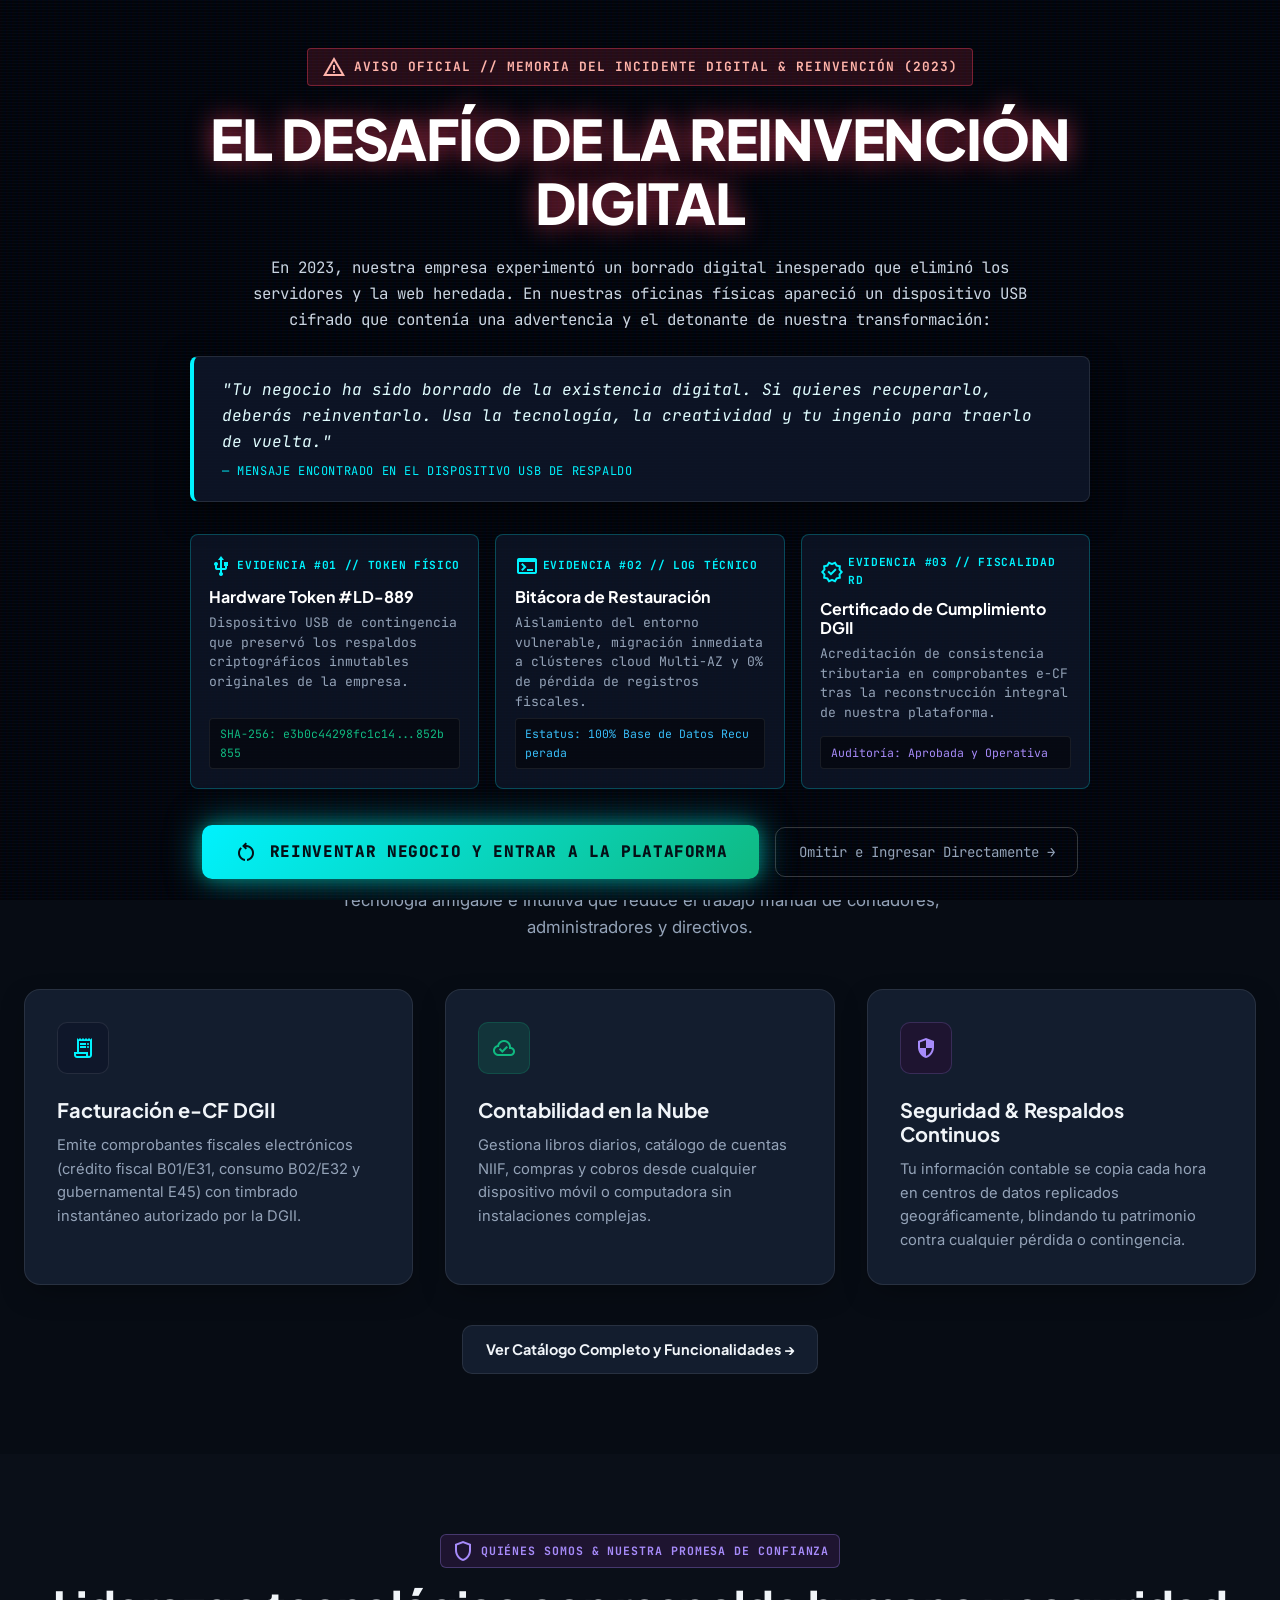
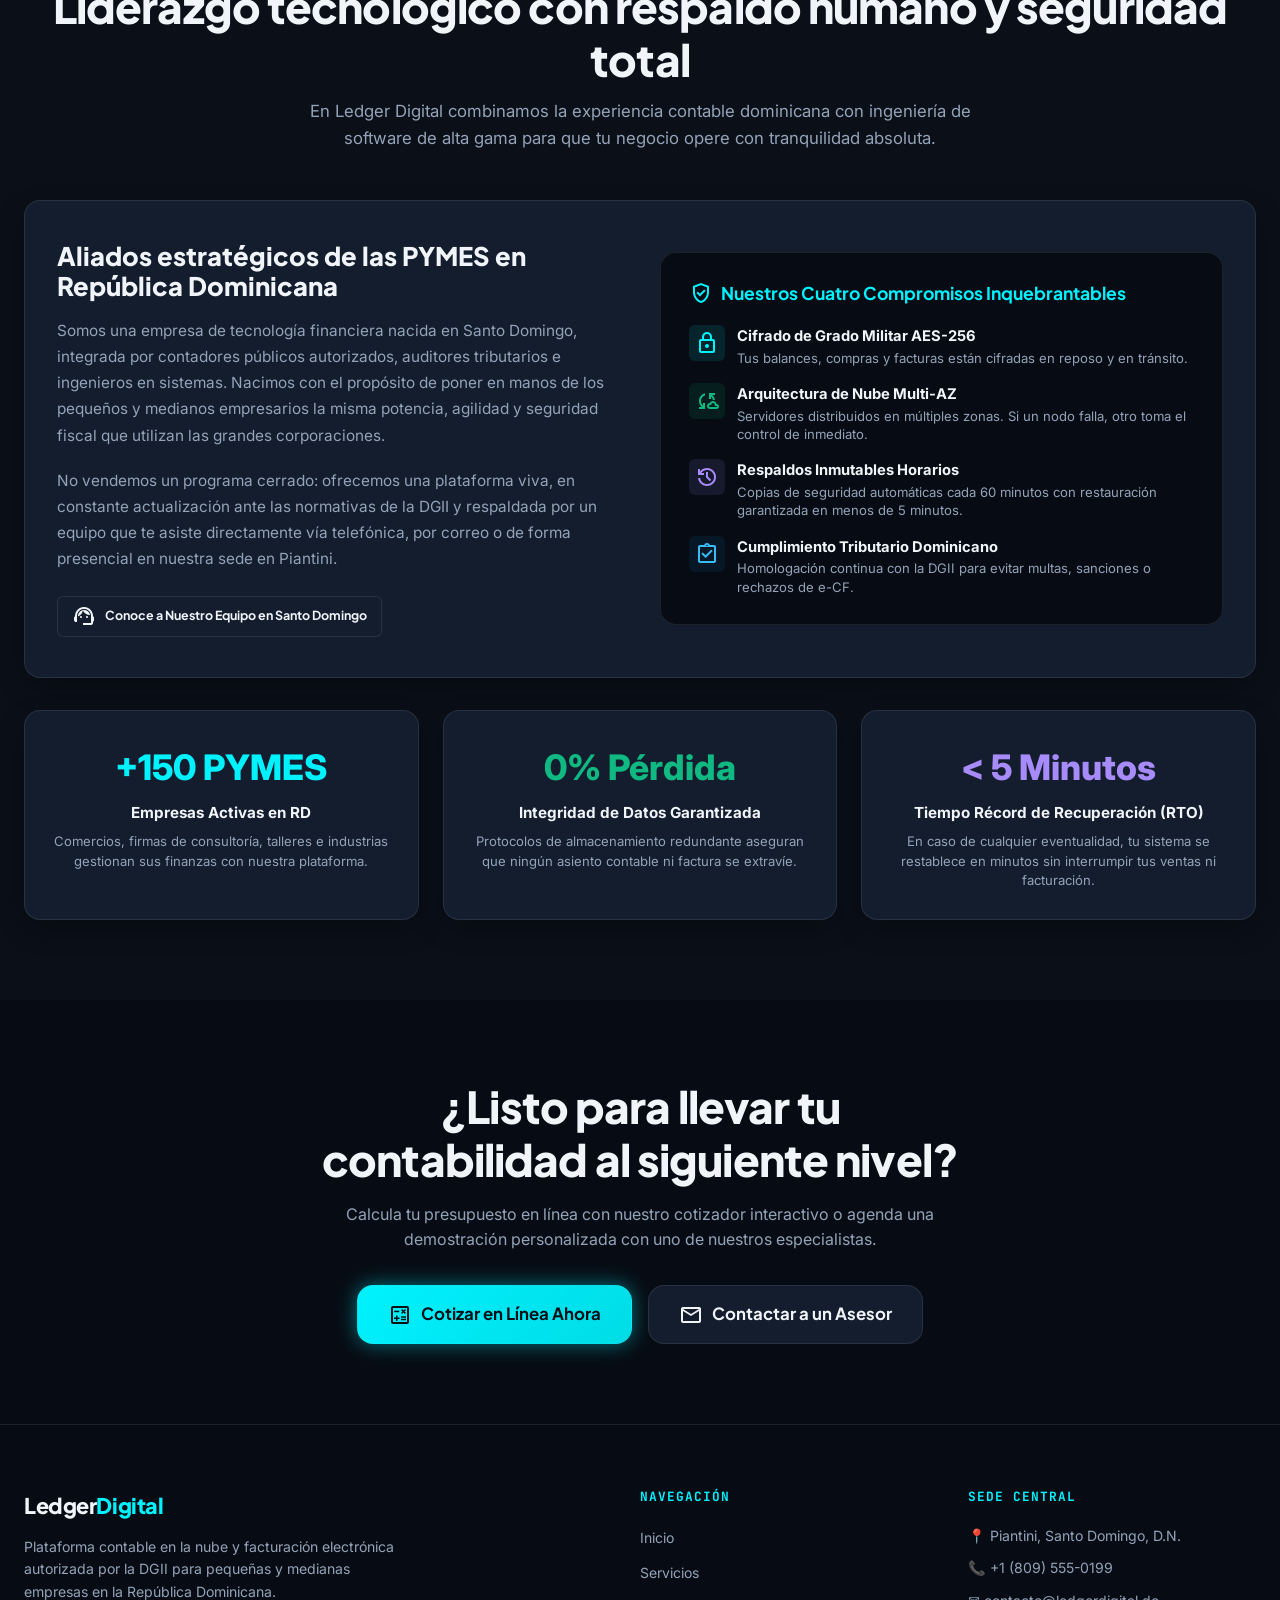
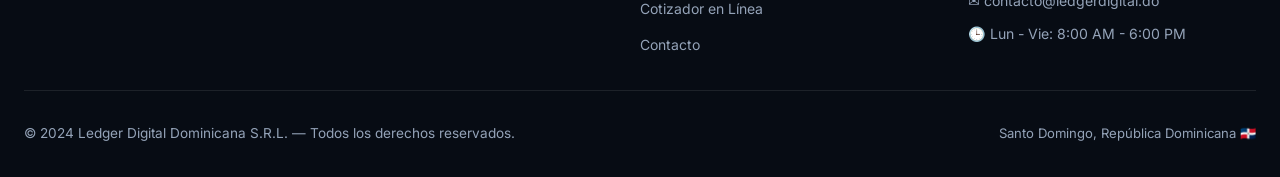
<file: index.html>
<!DOCTYPE html>
<html lang="es">
<head>
  <!-- Metadatos Básicos y Codificación UTF-8 para Caracteres en Español -->
  <meta charset="utf-8">
  <meta name="viewport" content="width=device-width, initial-scale=1.0">
  <title>Ledger Digital | Contabilidad Cloud & Facturación Electrónica DGII en República Dominicana</title>
  <meta name="description" content="Plataforma líder de gestión contable en la nube, emisión de comprobantes e-CF autorizados por la DGII y seguridad financiera para PYMES en República Dominicana.">
  
  <!-- Preconexión e Importación de Tipografías desde Google Fonts -->
  <link rel="preconnect" href="https://fonts.googleapis.com">
  <link rel="preconnect" href="https://fonts.gstatic.com" crossorigin>
  <link href="https://fonts.googleapis.com/css2?family=Inter:wght@400;500;600;700&family=JetBrains+Mono:wght@500;700&family=Plus+Jakarta+Sans:wght@600;700;800&display=swap" rel="stylesheet">
  
  <!-- Íconos Vectoriales Material Symbols de Google -->
  <link href="https://fonts.googleapis.com/css2?family=Material+Symbols+Outlined:opsz,wght,FILL,GRAD@20..48,100..700,0..1,-50..200" rel="stylesheet">
  
  <!-- Hojas de Estilos: Estilos Corporativos Globales y Efectos de Pantalla de Contingencia -->
  <link rel="stylesheet" href="css/style.css">
  <link rel="stylesheet" href="css/glitch.css">
</head>
<body>

  <!-- =====================================================================
       PANTALLA DE AVISO INICIAL: MEMORIA DEL INCIDENTE 2023 & PRUEBAS DEL USB
       Requisito: Concentrar toda la historia del incidente, el mensaje del USB
       y las evidencias técnicas en esta pantalla inicial de advertencia
       y recuperación con un clic, liberando el contenido principal de la web.
       ===================================================================== -->
  <div id="crashScreenOverlay" class="crash-screen-overlay" role="dialog" aria-modal="true" aria-labelledby="crashTitle">
    <div class="crash-container">
      
      <!-- Insignia superior animada de alerta de contingencia -->
      <div class="crash-badge">
        <span class="material-symbols-outlined text-[18px]">warning</span>
        <span>AVISO OFICIAL // MEMORIA DEL INCIDENTE DIGITAL & REINVENCIÓN (2023)</span>
      </div>
      
      <!-- Título de impacto visual -->
      <h1 id="crashTitle" class="crash-title">
        EL DESAFÍO DE LA REINVENCIÓN DIGITAL
      </h1>
      
      <!-- Descripción histórica: Qué ocurrió con la empresa -->
      <p class="crash-desc">
        En 2023, nuestra empresa experimentó un borrado digital inesperado que eliminó los servidores y la web heredada.
        En nuestras oficinas físicas apareció un dispositivo USB cifrado que contenía una advertencia y el detonante de nuestra transformación:
      </p>

      <!-- Caja destacada con la cita exacta del USB -->
      <div class="crash-quote-box">
        <p style="margin: 0; font-style: italic; font-size: 1rem; line-height: 1.6;">
          "Tu negocio ha sido borrado de la existencia digital. Si quieres recuperarlo, deberás reinventarlo. Usa la tecnología, la creatividad y tu ingenio para traerlo de vuelta."
        </p>
        <span class="crash-quote-author">— MENSAJE ENCONTRADO EN EL DISPOSITIVO USB DE RESPALDO</span>
      </div>

      <!-- Cuadrícula de Evidencias Técnicas del Incidente (Reunidas aquí) -->
      <div class="crash-evidence-grid">
        <!-- Evidencia 1: El Dispositivo Físico -->
        <div class="crash-evidence-card">
          <div class="crash-evidence-tag">
            <span class="material-symbols-outlined text-[16px]">usb</span>
            <span>EVIDENCIA #01 // TOKEN FÍSICO</span>
          </div>
          <h2 class="crash-evidence-title">Hardware Token #LD-889</h2>
          <p class="crash-evidence-text">
            Dispositivo USB de contingencia que preservó los respaldos criptográficos inmutables originales de la empresa.
          </p>
          <div class="crash-evidence-meta font-mono">
            SHA-256: e3b0c44298fc1c14...852b855
          </div>
        </div>

        <!-- Evidencia 2: Bitácora de Recuperación -->
        <div class="crash-evidence-card">
          <div class="crash-evidence-tag">
            <span class="material-symbols-outlined text-[16px]">terminal</span>
            <span>EVIDENCIA #02 // LOG TÉCNICO</span>
          </div>
          <h2 class="crash-evidence-title">Bitácora de Restauración</h2>
          <p class="crash-evidence-text">
            Aislamiento del entorno vulnerable, migración inmediata a clústeres cloud Multi-AZ y 0% de pérdida de registros fiscales.
          </p>
          <div class="crash-evidence-meta font-mono" style="color: #38bdf8;">
            Estatus: 100% Base de Datos Recuperada
          </div>
        </div>

        <!-- Evidencia 3: Validación DGII -->
        <div class="crash-evidence-card">
          <div class="crash-evidence-tag">
            <span class="material-symbols-outlined text-[16px]">verified</span>
            <span>EVIDENCIA #03 // FISCALIDAD RD</span>
          </div>
          <h2 class="crash-evidence-title">Certificado de Cumplimiento DGII</h2>
          <p class="crash-evidence-text">
            Acreditación de consistencia tributaria en comprobantes e-CF tras la reconstrucción integral de nuestra plataforma.
          </p>
          <div class="crash-evidence-meta font-mono" style="color: #a78bfa;">
            Auditoría: Aprobada y Operativa
          </div>
        </div>
      </div>

      <!-- Fila de Acciones: Botón de Recuperación en 1 Clic y Opción de Omisión -->
      <div class="crash-actions-row">
        <!-- Botón interactivo principal para ejecutar la restauración -->
        <button id="btnStartRecovery" class="btn-recover" type="button">
          <span class="material-symbols-outlined text-[22px]">restart_alt</span>
          <span>Reinventar Negocio y Entrar a la Plataforma</span>
        </button>

        <!-- Botón secundario para entrar sin esperar la animación -->
        <button id="btnSkipRecovery" class="btn-recover-skip" type="button" title="Acceder de inmediato">
          <span>Omitir e Ingresar Directamente &rarr;</span>
        </button>
      </div>

      <!-- Barra de Progreso de la Restauración Dinámica en la Nube -->
      <div id="recoveryProgressBox" class="recovery-progress">
        <div class="progress-bar-track">
          <div id="recoveryProgressBar" class="progress-bar-fill"></div>
        </div>
        <span id="recoveryStatusText" class="progress-status-text">Iniciando protocolo de reinvención...</span>
      </div>

    </div>
  </div>

  <!-- =====================================================================
       CABECERA INSTITUCIONAL Y NAVEGACIÓN
       Contiene el logotipo, enlaces a páginas clave, cotizador rápido,
       selector de tema y botón de menú responsivo para teléfonos móviles.
       ===================================================================== -->
  <header class="site-header">
    <div class="container header-inner">
      <!-- Identidad Corporativa / Logotipo SVG -->
      <a href="index.html" class="brand-logo" aria-label="Inicio Ledger Digital">
        <svg viewBox="0 0 36 36" fill="none" xmlns="http://www.w3.org/2000/svg" aria-hidden="true">
          <rect width="36" height="36" rx="8" fill="#070c14"/>
          <path d="M8 10H28M8 18H22M8 26H28" stroke="#00f2fe" stroke-width="3" stroke-linecap="round"/>
          <circle cx="28" cy="18" r="3" fill="#10b981"/>
        </svg>
        <span>Ledger<span class="accent">Digital</span></span>
      </a>

      <!-- Menú de Navegación Principal -->
      <nav id="navLinks" class="nav-links" aria-label="Navegación principal">
        <a href="index.html" class="nav-link active">Inicio</a>
        <a href="servicios.html" class="nav-link">Servicios</a>
        <a href="contacto.html" class="nav-link">Contacto</a>
      </nav>

      <!-- Botones de Acción de la Cabecera -->
      <div class="header-actions">
        <!-- Acceso directo al cotizador interactivo -->
        <a href="servicios.html#cotizador" class="btn btn-primary btn-sm">
          <span>Cotizar en Línea</span>
        </a>

        <!-- Selector de Tema Visual (Ciber Oscuro / Ejecutivo Claro / Matrix Terminal) -->
        <button id="themeToggleBtn" class="theme-switch-btn" type="button" aria-label="Cambiar tema visual" title="Cambiar Tema">
          <span id="themeToggleIcon" class="material-symbols-outlined text-[20px]">dark_mode</span>
        </button>

        <!-- Botón de apertura del menú en pantallas móviles -->
        <button id="mobileMenuBtn" class="mobile-menu-toggle" type="button" aria-label="Abrir Menú de Navegación">
          <span class="material-symbols-outlined text-[26px]">menu</span>
        </button>
      </div>
    </div>
  </header>

  <!-- =====================================================================
       CONTENIDO PRINCIPAL: QUÉ ES LEDGER DIGITAL Y QUÉ HACEMOS
       Totalmente enfocado en la propuesta de valor, los servicios contables,
       la facturación DGII y la seguridad inquebrantable de la empresa.
       ===================================================================== -->
  <main>
    
    <!-- -------------------------------------------------------------------
         HERO SECTION: PROPUESTA DE VALOR TECNOLÓGICA Y FINANCIERA
         ------------------------------------------------------------------- -->
    <section class="section" style="padding-top: 5rem;">
      <div class="container">
        <div class="grid-2" style="align-items: center; gap: 3rem;">
          
          <!-- Bloque de Texto Hero -->
          <div>
            <!-- Etiqueta de contexto nacional -->
            <div class="badge-tag badge-secondary" style="margin-bottom: 1rem;">
              <span class="material-symbols-outlined text-[16px]">verified</span>
              <span>PLATAFORMA TECH-FIN PARA PYMES EN REPÚBLICA DOMINICANA</span>
            </div>
            
            <!-- Título Principal H1 con jerarquía visual de alto nivel -->
            <h1 class="section-title" style="margin-bottom: 1.25rem;">
              Contabilidad inteligente en la nube y <span class="text-gradient">facturación electrónica DGII</span>.
            </h1>
            
            <!-- Resumen de servicios y beneficios directos -->
            <p style="font-size: 1.1rem; color: var(--color-text-muted); line-height: 1.7; margin-bottom: 2rem;">
              Simplifica tus operaciones contables, emite comprobantes e-CF en segundos con validación inmediata y protege los datos financieros de tu empresa con tecnología de grado bancario.
            </p>

            <!-- Botones de Llamada a la Acción (CTA) -->
            <div style="display: flex; gap: 1rem; flex-wrap: wrap;">
              <a href="servicios.html" class="btn btn-primary btn-lg">
                <span class="material-symbols-outlined text-[20px]">bolt</span>
                <span>Explorar Servicios</span>
              </a>
              <a href="servicios.html#cotizador" class="btn btn-secondary btn-lg">
                <span class="material-symbols-outlined text-[20px]">calculate</span>
                <span>Cotizar en Línea</span>
              </a>
            </div>
          </div>

          <!-- Tarjeta Visual de Métricas Operativas y Seguridad en Tiempo Real -->
          <div class="card-glass" style="padding: 2rem;">
            <h3 style="font-size: 1.2rem; margin-bottom: 1.25rem; display: flex; align-items: center; gap: 8px;">
              <span class="material-symbols-outlined text-primary">insights</span>
              <span>Rendimiento & Blindaje de la Plataforma</span>
            </h3>

            <!-- Indicadores Numéricos -->
            <div class="grid-2" style="gap: 1rem; margin-bottom: 1.5rem;">
              <!-- Métrica 1: Disponibilidad Continua -->
              <div style="background: var(--bg-surface-lowest); padding: 1.25rem; border-radius: var(--radius-md); border: 1px solid var(--color-border);">
                <div style="font-size: 0.75rem; color: var(--color-text-faint); text-transform: uppercase;">Disponibilidad (SLA)</div>
                <div style="font-size: 1.8rem; font-weight: 800; color: var(--color-secondary); margin: 4px 0;">99.98%</div>
                <div style="font-size: 0.8rem; color: var(--color-text-muted);">Servidores Multi-AZ 24/7</div>
              </div>

              <!-- Métrica 2: Facturación e-CF Exitosa -->
              <div style="background: var(--bg-surface-lowest); padding: 1.25rem; border-radius: var(--radius-md); border: 1px solid var(--color-border);">
                <div style="font-size: 0.75rem; color: var(--color-text-faint); text-transform: uppercase;">Comprobantes e-CF</div>
                <div style="font-size: 1.8rem; font-weight: 800; color: var(--color-primary); margin: 4px 0;">+14,000</div>
                <div style="font-size: 0.8rem; color: var(--color-text-muted);">Validados sin rechazos ante DGII</div>
              </div>
            </div>

            <!-- Lista de Garantías Inmediatas -->
            <div style="display: flex; flex-direction: column; gap: 0.75rem; font-size: 0.88rem; color: var(--color-text-muted);">
              <div style="display: flex; align-items: center; gap: 8px;">
                <span class="material-symbols-outlined text-secondary" style="font-size: 18px;">check</span>
                <span>Conexión y timbrado digital directo con la DGII Dominicana</span>
              </div>
              <div style="display: flex; align-items: center; gap: 8px;">
                <span class="material-symbols-outlined text-secondary" style="font-size: 18px;">check</span>
                <span>Generación automática de formatos tributarios 606 y 607</span>
              </div>
              <div style="display: flex; align-items: center; gap: 8px;">
                <span class="material-symbols-outlined text-secondary" style="font-size: 18px;">check</span>
                <span>Respaldos automáticos horarios con cifrado AES-256</span>
              </div>
            </div>
          </div>

        </div>
      </div>
    </section>

    <!-- -------------------------------------------------------------------
         SECCIÓN DE SERVICIOS CLAVE: QUÉ OFRECEMOS A LAS PYMES
         ------------------------------------------------------------------- -->
    <section class="section" style="background: var(--bg-surface-lowest);">
      <div class="container">
        
        <!-- Encabezado de la Sección de Servicios -->
        <div class="section-title-wrap center">
          <div class="badge-tag">
            <span>SOLUCIONES EMPRESARIALES</span>
          </div>
          <h2 class="section-title">Herramientas diseñadas para el crecimiento de tu PYME</h2>
          <p class="section-subtitle">
            Tecnología amigable e intuitiva que reduce el trabajo manual de contadores, administradores y directivos.
          </p>
        </div>

        <!-- Cuadrícula de 3 Columnas con los Módulos Principales -->
        <div class="grid-3" style="margin-top: 1.5rem;">
          
          <!-- Servicio 1: Facturación Electrónica e-CF -->
          <article class="card-glass">
            <div class="card-icon">
              <span class="material-symbols-outlined">receipt_long</span>
            </div>
            <h3 style="font-size: 1.25rem; margin-bottom: 0.75rem;">Facturación e-CF DGII</h3>
            <p style="font-size: 0.92rem; color: var(--color-text-muted); line-height: 1.6;">
              Emite comprobantes fiscales electrónicos (crédito fiscal B01/E31, consumo B02/E32 y gubernamental E45) con timbrado instantáneo autorizado por la DGII.
            </p>
          </article>

          <!-- Servicio 2: Contabilidad Automatizada en la Nube -->
          <article class="card-glass glow-emerald">
            <div class="card-icon emerald">
              <span class="material-symbols-outlined">cloud_done</span>
            </div>
            <h3 style="font-size: 1.25rem; margin-bottom: 0.75rem;">Contabilidad en la Nube</h3>
            <p style="font-size: 0.92rem; color: var(--color-text-muted); line-height: 1.6;">
              Gestiona libros diarios, catálogo de cuentas NIIF, compras y cobros desde cualquier dispositivo móvil o computadora sin instalaciones complejas.
            </p>
          </article>

          <!-- Servicio 3: Blindaje de Datos y Respaldos Continuos -->
          <article class="card-glass glow-violet">
            <div class="card-icon violet">
              <span class="material-symbols-outlined">security</span>
            </div>
            <h3 style="font-size: 1.25rem; margin-bottom: 0.75rem;">Seguridad & Respaldos Continuos</h3>
            <p style="font-size: 0.92rem; color: var(--color-text-muted); line-height: 1.6;">
              Tu información contable se copia cada hora en centros de datos replicados geográficamente, blindando tu patrimonio contra cualquier pérdida o contingencia.
            </p>
          </article>
        </div>

        <!-- Enlace al catálogo detallado de servicios -->
        <div style="text-align: center; margin-top: 2.5rem;">
          <a href="servicios.html" class="btn btn-secondary">
            <span>Ver Catálogo Completo y Funcionalidades &rarr;</span>
          </a>
        </div>

      </div>
    </section>

    <!-- -------------------------------------------------------------------
         NUEVA SECCIÓN PRINCIPAL: QUIÉNES SOMOS & POR QUÉ CONFIAR EN NOSOTROS
         Reemplaza la sección del incidente en la página.
         Explica quiénes somos, qué hacemos y cómo garantizamos que nunca
         vuelva a ocurrir una falla ni pérdida de información.
         ------------------------------------------------------------------- -->
    <section class="section">
      <div class="container">
        
        <!-- Encabezado de la Sección de Quiénes Somos y Confianza -->
        <div class="section-title-wrap center">
          <div class="badge-tag badge-purple">
            <span class="material-symbols-outlined text-[16px]">shield</span>
            <span>QUIÉNES SOMOS & NUESTRA PROMESA DE CONFIANZA</span>
          </div>
          <h2 class="section-title">Liderazgo tecnológico con respaldo humano y seguridad total</h2>
          <p class="section-subtitle">
            En Ledger Digital combinamos la experiencia contable dominicana con ingeniería de software de alta gama para que tu negocio opere con tranquilidad absoluta.
          </p>
        </div>

        <!-- Tarjeta Principal: Quiénes Somos y Misión -->
        <div class="card-glass" style="padding: 2.5rem 2rem; margin-bottom: 2rem;">
          <div class="grid-2" style="align-items: center; gap: 2.5rem;">
            <div>
              <h3 style="font-size: 1.6rem; font-weight: 800; margin-bottom: 1rem; color: var(--color-text-main);">
                Aliados estratégicos de las PYMES en República Dominicana
              </h3>
              <p style="color: var(--color-text-muted); font-size: 0.96rem; line-height: 1.7; margin-bottom: 1.2rem;">
                Somos una empresa de tecnología financiera nacida en Santo Domingo, integrada por contadores públicos autorizados, auditores tributarios e ingenieros en sistemas. Nacimos con el propósito de poner en manos de los pequeños y medianos empresarios la misma potencia, agilidad y seguridad fiscal que utilizan las grandes corporaciones.
              </p>
              <p style="color: var(--color-text-muted); font-size: 0.96rem; line-height: 1.7; margin-bottom: 1.5rem;">
                No vendemos un programa cerrado: ofrecemos una plataforma viva, en constante actualización ante las normativas de la DGII y respaldada por un equipo que te asiste directamente vía telefónica, por correo o de forma presencial en nuestra sede en Piantini.
              </p>

              <!-- Enlace a contacto directo -->
              <a href="contacto.html" class="btn btn-secondary btn-sm">
                <span class="material-symbols-outlined text-[18px]">support_agent</span>
                <span>Conoce a Nuestro Equipo en Santo Domingo</span>
              </a>
            </div>

            <!-- Panel de Pilares de Confianza de Ledger Digital -->
            <div style="background: var(--bg-surface-lowest); border: 1px solid var(--color-border); border-radius: var(--radius-lg); padding: 1.75rem;">
              <h4 style="font-size: 1.1rem; margin-bottom: 1.25rem; display: flex; align-items: center; gap: 8px; color: var(--color-primary);">
                <span class="material-symbols-outlined">verified_user</span>
                <span>Nuestros Cuatro Compromisos Inquebrantables</span>
              </h4>

              <div style="display: flex; flex-direction: column; gap: 1rem;">
                <!-- Compromiso 1 -->
                <div style="display: flex; gap: 12px; align-items: flex-start;">
                  <div style="background: rgba(0, 242, 254, 0.1); color: var(--color-primary); border-radius: 6px; padding: 6px; display: flex;">
                    <span class="material-symbols-outlined text-[18px]">lock</span>
                  </div>
                  <div>
                    <div style="font-weight: 700; font-size: 0.92rem; color: var(--color-text-main);">Cifrado de Grado Militar AES-256</div>
                    <div style="font-size: 0.82rem; color: var(--color-text-muted); line-height: 1.4;">Tus balances, compras y facturas están cifradas en reposo y en tránsito.</div>
                  </div>
                </div>

                <!-- Compromiso 2 -->
                <div style="display: flex; gap: 12px; align-items: flex-start;">
                  <div style="background: rgba(16, 185, 129, 0.1); color: var(--color-secondary); border-radius: 6px; padding: 6px; display: flex;">
                    <span class="material-symbols-outlined text-[18px]">cloud_sync</span>
                  </div>
                  <div>
                    <div style="font-weight: 700; font-size: 0.92rem; color: var(--color-text-main);">Arquitectura de Nube Multi-AZ</div>
                    <div style="font-size: 0.82rem; color: var(--color-text-muted); line-height: 1.4;">Servidores distribuidos en múltiples zonas. Si un nodo falla, otro toma el control de inmediato.</div>
                  </div>
                </div>

                <!-- Compromiso 3 -->
                <div style="display: flex; gap: 12px; align-items: flex-start;">
                  <div style="background: rgba(167, 139, 250, 0.1); color: var(--color-tertiary); border-radius: 6px; padding: 6px; display: flex;">
                    <span class="material-symbols-outlined text-[18px]">history</span>
                  </div>
                  <div>
                    <div style="font-weight: 700; font-size: 0.92rem; color: var(--color-text-main);">Respaldos Inmutables Horarios</div>
                    <div style="font-size: 0.82rem; color: var(--color-text-muted); line-height: 1.4;">Copias de seguridad automáticas cada 60 minutos con restauración garantizada en menos de 5 minutos.</div>
                  </div>
                </div>

                <!-- Compromiso 4 -->
                <div style="display: flex; gap: 12px; align-items: flex-start;">
                  <div style="background: rgba(2, 132, 199, 0.1); color: #38bdf8; border-radius: 6px; padding: 6px; display: flex;">
                    <span class="material-symbols-outlined text-[18px]">assignment_turned_in</span>
                  </div>
                  <div>
                    <div style="font-weight: 700; font-size: 0.92rem; color: var(--color-text-main);">Cumplimiento Tributario Dominicano</div>
                    <div style="font-size: 0.82rem; color: var(--color-text-muted); line-height: 1.4;">Homologación continua con la DGII para evitar multas, sanciones o rechazos de e-CF.</div>
                  </div>
                </div>
              </div>

            </div>
          </div>
        </div>

        <!-- Cuadrícula de Métricas de Confianza Empresarial -->
        <div class="grid-3" style="gap: 1.5rem;">
          
          <div class="card-glass" style="text-align: center; padding: 1.75rem;">
            <div style="font-size: 2.2rem; font-weight: 800; color: var(--color-primary); margin-bottom: 0.4rem;">+150 PYMES</div>
            <div style="font-weight: 700; font-size: 0.95rem; margin-bottom: 0.4rem;">Empresas Activas en RD</div>
            <p style="font-size: 0.82rem; color: var(--color-text-muted); line-height: 1.5; margin: 0;">
              Comercios, firmas de consultoría, talleres e industrias gestionan sus finanzas con nuestra plataforma.
            </p>
          </div>

          <div class="card-glass glow-emerald" style="text-align: center; padding: 1.75rem;">
            <div style="font-size: 2.2rem; font-weight: 800; color: var(--color-secondary); margin-bottom: 0.4rem;">0% Pérdida</div>
            <div style="font-weight: 700; font-size: 0.95rem; margin-bottom: 0.4rem;">Integridad de Datos Garantizada</div>
            <p style="font-size: 0.82rem; color: var(--color-text-muted); line-height: 1.5; margin: 0;">
              Protocolos de almacenamiento redundante aseguran que ningún asiento contable ni factura se extravíe.
            </p>
          </div>

          <div class="card-glass glow-violet" style="text-align: center; padding: 1.75rem;">
            <div style="font-size: 2.2rem; font-weight: 800; color: var(--color-tertiary); margin-bottom: 0.4rem;">&lt; 5 Minutos</div>
            <div style="font-weight: 700; font-size: 0.95rem; margin-bottom: 0.4rem;">Tiempo Récord de Recuperación (RTO)</div>
            <p style="font-size: 0.82rem; color: var(--color-text-muted); line-height: 1.5; margin: 0;">
              En caso de cualquier eventualidad, tu sistema se restablece en minutos sin interrumpir tus ventas ni facturación.
            </p>
          </div>

        </div>

      </div>
    </section>

    <!-- -------------------------------------------------------------------
         LLAMADO A LA ACCIÓN (CTA): CIERRE MOTIVADOR DE CONTACTO Y COTIZACIÓN
         ------------------------------------------------------------------- -->
    <section class="section" style="background: var(--bg-surface-lowest); text-align: center;">
      <div class="container">
        <div style="max-width: 650px; margin: 0 auto;">
          <h2 class="section-title" style="margin-bottom: 1rem;">¿Listo para llevar tu contabilidad al siguiente nivel?</h2>
          <p style="color: var(--color-text-muted); font-size: 1rem; margin-bottom: 2rem;">
            Calcula tu presupuesto en línea con nuestro cotizador interactivo o agenda una demostración personalizada con uno de nuestros especialistas.
          </p>
          <div style="display: flex; gap: 1rem; justify-content: center; flex-wrap: wrap;">
            <a href="servicios.html#cotizador" class="btn btn-primary btn-lg">
              <span class="material-symbols-outlined">calculate</span>
              <span>Cotizar en Línea Ahora</span>
            </a>
            <a href="contacto.html" class="btn btn-secondary btn-lg">
              <span class="material-symbols-outlined">mail</span>
              <span>Contactar a un Asesor</span>
            </a>
          </div>
        </div>
      </div>
    </section>

  </main>

  <!-- =====================================================================
       ASISTENTE VIRTUAL INTELIGENTE SENTINEL AI
       Herramienta conversacional interactiva para responder dudas de clientes
       sobre facturación electrónica DGII, servicios, cotizaciones y seguridad.
       ===================================================================== -->
  <aside aria-label="Asistente Virtual Sentinel AI">
    <!-- Botón Flotante en la esquina inferior derecha -->
    <div id="sentinelFloatingBtn" class="sentinel-floating-pill" role="button" aria-label="Abrir asistente Sentinel AI">
      <span class="status-dot-pulse"></span>
      <span style="font-family: var(--font-mono); font-size: 0.85rem; font-weight: 700;">Sentinel AI</span>
      <span class="badge-tag badge-secondary" style="font-size: 0.65rem; padding: 2px 6px;">EN LÍNEA</span>
    </div>

    <!-- Modal de la Ventana de Chat de Sentinel AI -->
    <div id="sentinelModal" class="sentinel-modal" role="dialog" aria-modal="true" aria-labelledby="sentinelTitle">
      <!-- Cabecera del Chatbot -->
      <div class="sentinel-modal-header">
        <div style="display: flex; align-items: center; gap: 0.6rem;">
          <div style="width: 32px; height: 32px; border-radius: 50%; background: var(--color-primary); color: var(--color-primary-text); display: flex; align-items: center; justify-content: center;">
            <span class="material-symbols-outlined text-[18px]">smart_toy</span>
          </div>
          <div>
            <div id="sentinelTitle" style="font-weight: 700; font-size: 0.9rem;">Sentinel AI</div>
            <div style="font-size: 0.7rem; color: var(--color-secondary);">Asistente Oficial de Ledger Digital</div>
          </div>
        </div>
        
        <!-- Acciones del Chatbot: Limpiar Conversación y Cerrar -->
        <div style="display: flex; gap: 0.5rem;">
          <button id="sentinelClearBtn" style="background: transparent; border: none; color: var(--color-text-muted); cursor: pointer;" title="Limpiar conversación">
            <span class="material-symbols-outlined text-[18px]">refresh</span>
          </button>
          <button id="sentinelCloseBtn" style="background: transparent; border: none; color: var(--color-text-muted); cursor: pointer;" title="Cerrar ventana de asistencia">
            <span class="material-symbols-outlined text-[20px]">close</span>
          </button>
        </div>
      </div>

      <!-- Historial de Mensajes -->
      <div id="sentinelChatHistory" class="sentinel-modal-body">
        <div class="sentinel-message bot">
          <div class="sentinel-msg-avatar">
            <span class="material-symbols-outlined text-[16px]">smart_toy</span>
          </div>
          <div class="sentinel-msg-bubble">
            ¡Hola! Soy <strong>Sentinel AI</strong>, asistente de Ledger Digital. ¿En qué te puedo orientar hoy? Puedes elegir una de las consultas rápidas de abajo o escribirme tu pregunta.
          </div>
        </div>
      </div>

      <!-- Botones de Consultas Rápidas Orientadas al Negocio y la Seguridad -->
      <div class="sentinel-quick-pills">
        <button class="quick-pill-btn" data-sentinel-prompt="¿Qué servicios ofrecen?">¿Qué servicios ofrecen?</button>
        <button class="quick-pill-btn" data-sentinel-prompt="¿Cómo funciona la facturación DGII?">Facturación DGII</button>
        <button class="quick-pill-btn" data-sentinel-prompt="¿Cómo puedo cotizar en línea?">¿Cómo cotizar?</button>
        <button class="quick-pill-btn" data-sentinel-prompt="¿Qué garantías de seguridad ofrecen?">Seguridad y Garantías</button>
      </div>

      <!-- Formulario de Entrada de Texto -->
      <form id="sentinelForm" class="sentinel-input-bar">
        <input type="text" id="sentinelInput" placeholder="Escribe tu consulta aquí..." autocomplete="off">
        <button type="submit" class="btn btn-primary btn-sm" style="padding: 0.5rem 0.8rem;" aria-label="Enviar mensaje">
          <span class="material-symbols-outlined text-[18px]">send</span>
        </button>
      </form>
    </div>
  </aside>

  <!-- =====================================================================
       PIE DE PÁGINA (FOOTER) PROFESIONAL & CORPORATIVO
       Contiene enlaces institucionales, datos de contacto oficiales en RD
       y acceso para reabrir el aviso de contingencia del USB si se desea.
       ===================================================================== -->
  <footer class="site-footer">
    <div class="container">
      <div class="footer-grid" style="grid-template-columns: 2fr 1fr 1fr; gap: 2.5rem; margin-bottom: 2rem;">
        
        <!-- Columna 1: Datos de la Marca -->
        <div>
          <a href="index.html" class="brand-logo" style="margin-bottom: 0.75rem;">
            <span>Ledger<span class="accent">Digital</span></span>
          </a>
          <p style="font-size: 0.88rem; color: var(--color-text-muted); line-height: 1.6; max-width: 380px;">
            Plataforma contable en la nube y facturación electrónica autorizada por la DGII para pequeñas y medianas empresas en la República Dominicana.
          </p>
        </div>

        <!-- Columna 2: Navegación Rápida -->
        <div>
          <h4 class="footer-col-title">Navegación</h4>
          <ul class="footer-links">
            <li><a href="index.html" class="footer-link">Inicio</a></li>
            <li><a href="servicios.html" class="footer-link">Servicios</a></li>
            <li><a href="servicios.html#cotizador" class="footer-link">Cotizador en Línea</a></li>
            <li><a href="contacto.html" class="footer-link">Contacto</a></li>
          </ul>
        </div>

        <!-- Columna 3: Información de Contacto Directa -->
        <div>
          <h4 class="footer-col-title">Sede Central</h4>
          <ul class="footer-links" style="font-size: 0.88rem; color: var(--color-text-muted);">
            <li>📍 Piantini, Santo Domingo, D.N.</li>
            <li>📞 +1 (809) 555-0199</li>
            <li>✉️ contacto@ledgerdigital.do</li>
            <li>🕒 Lun - Vie: 8:00 AM - 6:00 PM</li>
          </ul>
        </div>
      </div>

      <!-- Línea de Derechos Reservados y Localización -->
      <div class="footer-bottom">
        <div>
          © 2024 Ledger Digital Dominicana S.R.L. — Todos los derechos reservados.
        </div>
        <div style="font-size: 0.82rem; color: var(--color-text-muted);">
          Santo Domingo, República Dominicana 🇩🇴
        </div>
      </div>
    </div>
  </footer>

  <!-- =====================================================================
       SCRIPTS JAVASCRIPT
       - main.js: Control de temas visuales, navegación móvil y audio cibernético
       - glitch-recovery.js: Controlador del aviso inicial, pruebas y restauración
       - chatbot.js: Asistente virtual inteligente Sentinel AI
       - easteregg.js: Acceso forense oculto (Código Konami / Clics)
       ===================================================================== -->
  <script src="js/main.js"></script>
  <script src="js/glitch-recovery.js"></script>
  <script src="js/chatbot.js"></script>
  <script src="js/easteregg.js"></script>
</body>
</html>
</file>
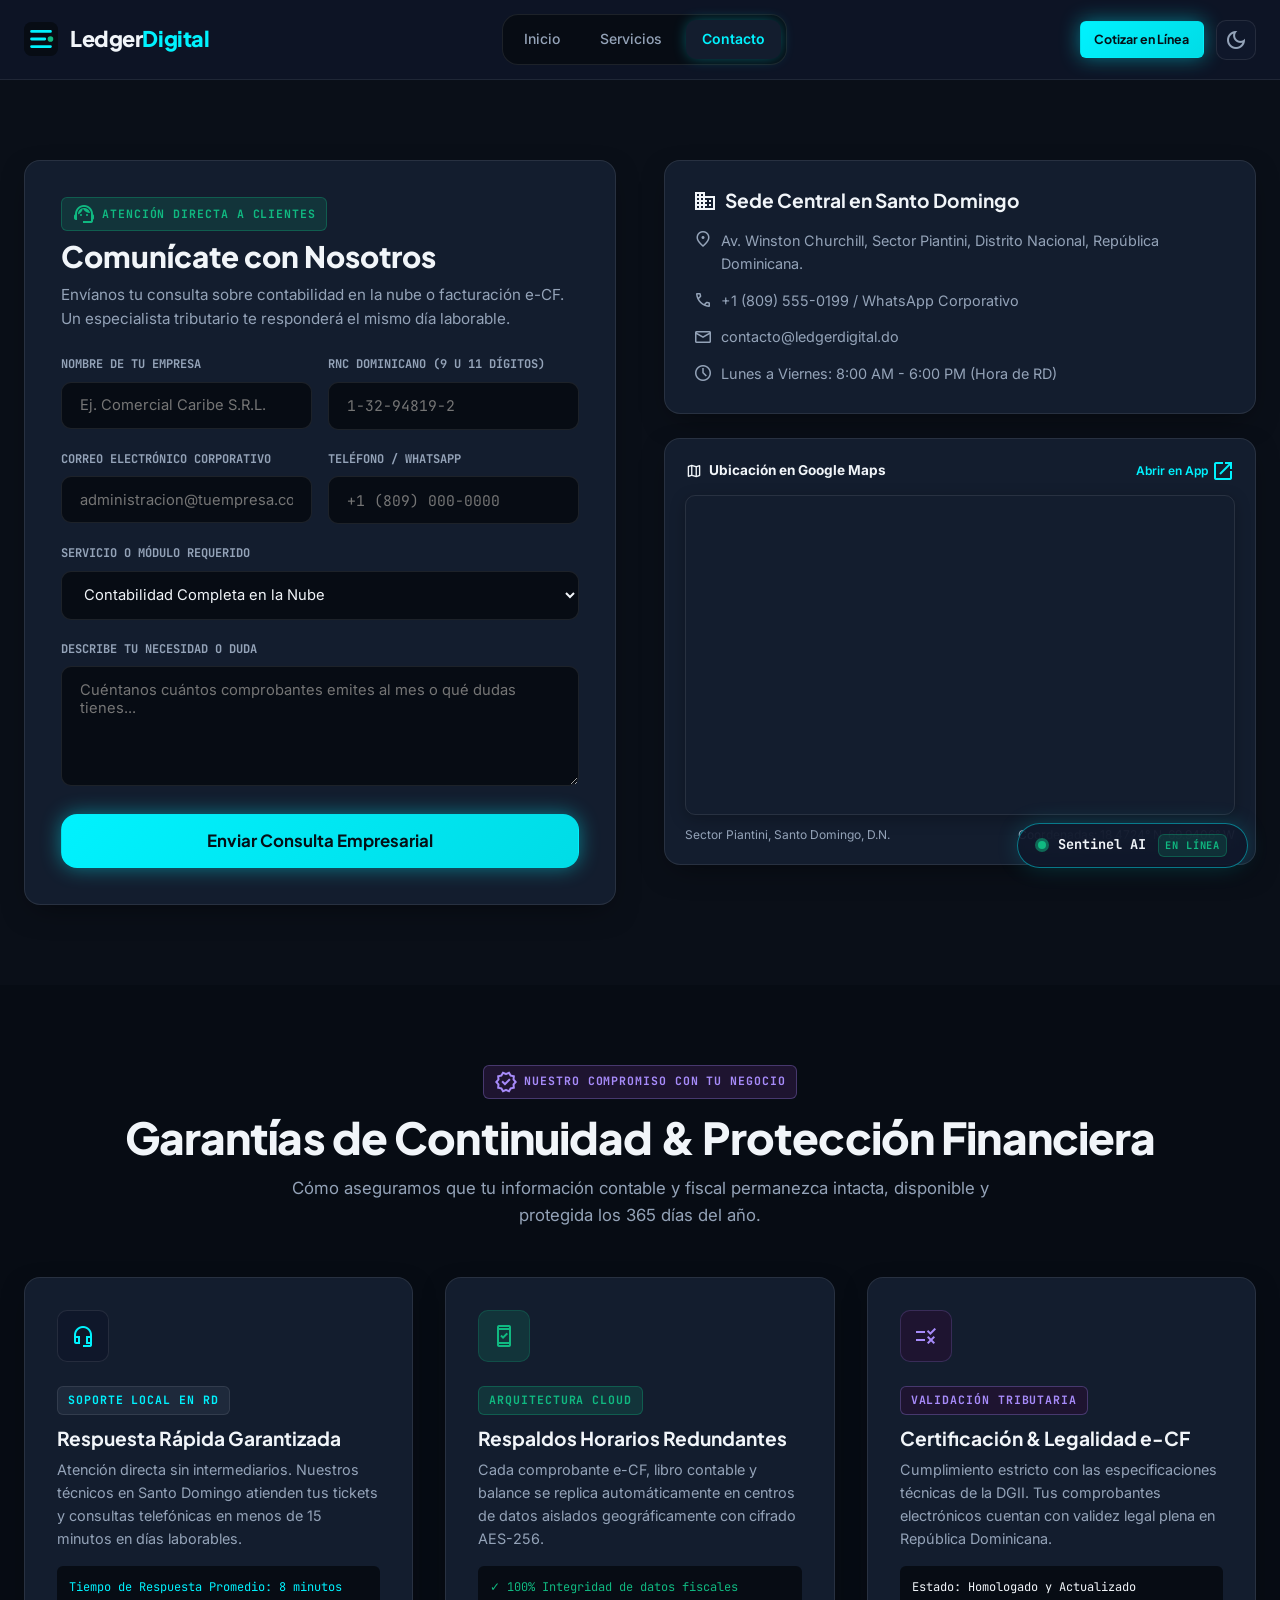
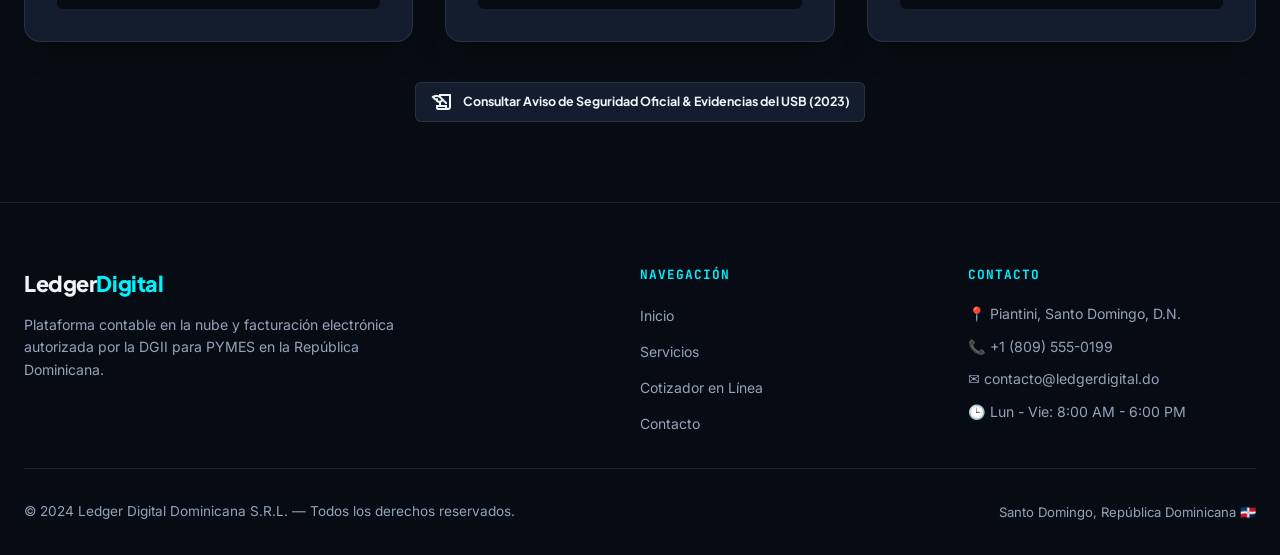
<file: contacto.html>
<!DOCTYPE html>
<html lang="es">
<head>
  <!-- Metadatos Básicos y Codificación UTF-8 para Caracteres en Español -->
  <meta charset="utf-8">
  <meta name="viewport" content="width=device-width, initial-scale=1.0">
  <title>Ledger Digital | Contacto, Garantías de Continuidad & Soporte en RD</title>
  <meta name="description" content="Comunícate con los asesores contables y de seguridad de Ledger Digital en Santo Domingo. Atención personalizada para PYMES en República Dominicana.">
  
  <!-- Preconexión e Importación de Tipografías desde Google Fonts -->
  <link rel="preconnect" href="https://fonts.googleapis.com">
  <link rel="preconnect" href="https://fonts.gstatic.com" crossorigin>
  <link href="https://fonts.googleapis.com/css2?family=Inter:wght@400;500;600;700&family=JetBrains+Mono:wght@500;700&family=Plus+Jakarta+Sans:wght@600;700;800&display=swap" rel="stylesheet">
  
  <!-- Íconos Vectoriales Material Symbols de Google -->
  <link href="https://fonts.googleapis.com/css2?family=Material+Symbols+Outlined:opsz,wght,FILL,GRAD@20..48,100..700,0..1,-50..200" rel="stylesheet">
  
  <!-- Hojas de Estilos: Estilos Corporativos Globales y Efectos de Pantalla de Contingencia -->
  <link rel="stylesheet" href="css/style.css">
  <link rel="stylesheet" href="css/glitch.css">
</head>
<body>



  <!-- =====================================================================
       CABECERA INSTITUCIONAL Y NAVEGACIÓN
       ===================================================================== -->
  <header class="site-header">
    <div class="container header-inner">
      <!-- Logotipo de la Empresa -->
      <a href="index.html" class="brand-logo" aria-label="Inicio Ledger Digital">
        <svg viewBox="0 0 36 36" fill="none" xmlns="http://www.w3.org/2000/svg" aria-hidden="true">
          <rect width="36" height="36" rx="8" fill="#070c14"/>
          <path d="M8 10H28M8 18H22M8 26H28" stroke="#00f2fe" stroke-width="3" stroke-linecap="round"/>
          <circle cx="28" cy="18" r="3" fill="#10b981"/>
        </svg>
        <span>Ledger<span class="accent">Digital</span></span>
      </a>

      <!-- Menú de Enlaces Principales -->
      <nav id="navLinks" class="nav-links" aria-label="Navegación principal">
        <a href="index.html" class="nav-link">Inicio</a>
        <a href="servicios.html" class="nav-link">Servicios</a>
        <a href="contacto.html" class="nav-link active">Contacto</a>
      </nav>

      <!-- Acciones de Cabecera -->
      <div class="header-actions">
        <a href="servicios.html#cotizador" class="btn btn-primary btn-sm">
          <span>Cotizar en Línea</span>
        </a>

        <!-- Selector de Tema Visual -->
        <button id="themeToggleBtn" class="theme-switch-btn" type="button" aria-label="Cambiar tema visual" title="Cambiar Tema">
          <span id="themeToggleIcon" class="material-symbols-outlined text-[20px]">dark_mode</span>
        </button>

        <!-- Botón Menú Móvil -->
        <button id="mobileMenuBtn" class="mobile-menu-toggle" type="button" aria-label="Abrir Menú de Navegación">
          <span class="material-symbols-outlined text-[26px]">menu</span>
        </button>
      </div>
    </div>
  </header>

  <!-- =====================================================================
       CONTENIDO PRINCIPAL: CONTACTO, OFICINA, MAPA Y GARANTÍAS DE SEGURIDAD
       ===================================================================== -->
  <main>
    
    <!-- -------------------------------------------------------------------
         HERO DE CONTACTO & FORMULARIO DE CONSULTA EMPRESARIAL
         ------------------------------------------------------------------- -->
    <section class="section" style="padding-top: 5rem;">
      <div class="container">
        <div class="grid-2" style="align-items: start; gap: 3rem;">
          
          <!-- Columna Izquierda: Formulario Seguro de Contacto -->
          <div class="card-glass" style="padding: 2.25rem;">
            <div style="margin-bottom: 1.5rem;">
              <div class="badge-tag badge-secondary" style="margin-bottom: 0.5rem;">
                <span class="material-symbols-outlined text-[16px]">support_agent</span>
                <span>ATENCIÓN DIRECTA A CLIENTES</span>
              </div>
              <h1 style="font-size: 1.85rem; font-weight: 800; margin-bottom: 0.5rem;">
                Comunícate con Nosotros
              </h1>
              <p style="color: var(--color-text-muted); font-size: 0.95rem; line-height: 1.6;">
                Envíanos tu consulta sobre contabilidad en la nube o facturación e-CF. Un especialista tributario te responderá el mismo día laborable.
              </p>
            </div>

            <!-- Formulario con Validación Front-End -->
            <form id="secureContactForm" novalidate>
              
              <!-- Fila 1: Nombre de Empresa y RNC Dominicano -->
              <div style="display: grid; grid-template-columns: repeat(auto-fit, minmax(200px, 1fr)); gap: 1rem;">
                <div class="form-group">
                  <label class="form-label" for="formCompanyName">Nombre de tu Empresa</label>
                  <input type="text" id="formCompanyName" class="form-control" placeholder="Ej. Comercial Caribe S.R.L." required>
                </div>

                <div class="form-group">
                  <label class="form-label" for="formRnc">RNC Dominicano (9 u 11 dígitos)</label>
                  <input type="text" id="formRnc" class="form-control font-mono" placeholder="1-32-94819-2" required>
                </div>
              </div>

              <!-- Fila 2: Correo Electrónico y Teléfono Directo -->
              <div style="display: grid; grid-template-columns: repeat(auto-fit, minmax(200px, 1fr)); gap: 1rem;">
                <div class="form-group">
                  <label class="form-label" for="formEmail">Correo Electrónico Corporativo</label>
                  <input type="email" id="formEmail" class="form-control" placeholder="administracion@tuempresa.com.do" required>
                </div>

                <div class="form-group">
                  <label class="form-label" for="formPhone">Teléfono / WhatsApp</label>
                  <input type="tel" id="formPhone" class="form-control font-mono" placeholder="+1 (809) 000-0000" required>
                </div>
              </div>

              <!-- Fila 3: Selección del Servicio de Interés -->
              <div class="form-group">
                <label class="form-label" for="formAdvisory">Servicio o Módulo Requerido</label>
                <select id="formAdvisory" class="form-control" style="cursor: pointer;">
                  <option value="cloud">Contabilidad Completa en la Nube</option>
                  <option value="ecf">Facturación Electrónica e-CF DGII</option>
                  <option value="security">Seguridad, Respaldos & Continuidad</option>
                  <option value="migration">Migración desde Sistema Tradicional</option>
                  <option value="consult">Asesoría Fiscal General</option>
                </select>
              </div>

              <!-- Fila 4: Mensaje o Consulta Detallada -->
              <div class="form-group">
                <label class="form-label" for="formMessage">Describe tu Necesidad o Duda</label>
                <textarea id="formMessage" class="form-control" placeholder="Cuéntanos cuántos comprobantes emites al mes o qué dudas tienes..." required rows="4"></textarea>
              </div>

              <!-- Botón de Envío -->
              <button type="submit" id="btnSubmitForm" class="btn btn-primary btn-lg" style="width: 100%; margin-top: 0.5rem;">
                <span id="submitBtnText">Enviar Consulta Empresarial</span>
              </button>

              <!-- Notificación de Éxito Tras el Envío -->
              <div id="formSuccessToast" style="display: none; margin-top: 1.25rem; padding: 1rem; border-radius: var(--radius-md); background: rgba(16, 185, 129, 0.15); border: 1px solid rgba(16, 185, 129, 0.4); align-items: center; gap: 0.75rem;">
                <span class="material-symbols-outlined text-secondary" style="font-size: 22px;">check_circle</span>
                <span style="font-size: 0.88rem; color: var(--color-secondary);">
                  ¡Consulta recibida con éxito! Uno de nuestros asesores en Santo Domingo te contactará en breve.
                </span>
              </div>
            </form>
          </div>

          <!-- Columna Derecha: Datos de Sede Física y Mapa Interactivo -->
          <div style="display: flex; flex-direction: column; gap: 1.5rem;">
            
            <!-- Tarjeta con Canales de Contacto Directo -->
            <div class="card-glass" style="padding: 1.75rem;">
              <h3 style="font-size: 1.2rem; margin-bottom: 1rem; display: flex; align-items: center; gap: 8px;">
                <span class="material-symbols-outlined text-primary">domain</span>
                <span>Sede Central en Santo Domingo</span>
              </h3>
              
              <div style="display: flex; flex-direction: column; gap: 0.85rem; font-size: 0.9rem; color: var(--color-text-muted);">
                <!-- Ubicación Física -->
                <div style="display: flex; align-items: flex-start; gap: 8px;">
                  <span class="material-symbols-outlined text-primary" style="font-size: 20px;">location_on</span>
                  <span>Av. Winston Churchill, Sector Piantini, Distrito Nacional, República Dominicana.</span>
                </div>
                <!-- Línea Telefónica -->
                <div style="display: flex; align-items: center; gap: 8px;">
                  <span class="material-symbols-outlined text-primary" style="font-size: 20px;">call</span>
                  <span>+1 (809) 555-0199 / WhatsApp Corporativo</span>
                </div>
                <!-- Correo Electrónico -->
                <div style="display: flex; align-items: center; gap: 8px;">
                  <span class="material-symbols-outlined text-primary" style="font-size: 20px;">mail</span>
                  <span>contacto@ledgerdigital.do</span>
                </div>
                <!-- Horario de Operaciones -->
                <div style="display: flex; align-items: center; gap: 8px;">
                  <span class="material-symbols-outlined text-primary" style="font-size: 20px;">schedule</span>
                  <span>Lunes a Viernes: 8:00 AM - 6:00 PM (Hora de RD)</span>
                </div>
              </div>
            </div>

            <!-- Mapa Interactivo Integrado de Google Maps -->
            <div class="card-glass" style="padding: 1.25rem;">
              <div style="display: flex; justify-content: space-between; align-items: center; margin-bottom: 0.75rem;">
                <div style="display: flex; align-items: center; gap: 6px;">
                  <span class="material-symbols-outlined text-primary" style="font-size: 18px;">map</span>
                  <span style="font-size: 0.85rem; font-weight: 700;">Ubicación en Google Maps</span>
                </div>
                <a href="https://maps.google.com/?q=Av.+Winston+Churchill,+Piantini,+Santo+Domingo,+Republica+Dominicana" target="_blank" rel="noopener noreferrer" style="font-size: 0.75rem; color: var(--color-primary); display: flex; align-items: center; gap: 3px; font-weight: 600;">
                  <span>Abrir en App</span>
                  <span class="material-symbols-outlined text-[14px]">open_in_new</span>
                </a>
              </div>

              <!-- Iframe Seguro de Google Maps -->
              <div style="width: 100%; height: 320px; border-radius: var(--radius-md); overflow: hidden; border: 1px solid var(--color-border); box-shadow: 0 4px 15px rgba(0, 0, 0, 0.25);">
                <iframe 
                  title="Ubicación oficial de Ledger Digital Dominicana en Google Maps" 
                  src="https://www.google.com/maps/embed?pb=!1m18!1m12!1m3!1d3784.3213192455825!2d-69.94317492415185!3d18.472449982611736!2m3!1f0!2f0!3f0!3m2!1i1024!2i768!4f13.1!3m3!1m2!1s0x8eaf89ef949589a1%3A0x7d6a5c13e5473d0!2sAv.%20Winston%20Churchill%2C%20Santo%20Domingo!5e0!3m2!1ses!2sdo!4v1710000000000!5m2!1ses!2sdo" 
                  width="100%" 
                  height="100%" 
                  style="border:0; display:block;" 
                  allowfullscreen="" 
                  loading="lazy" 
                  referrerpolicy="no-referrer-when-downgrade">
                </iframe>
              </div>
              <div style="display: flex; justify-content: space-between; align-items: center; margin-top: 0.6rem; font-size: 0.75rem; color: var(--color-text-muted);">
                <span>Sector Piantini, Santo Domingo, D.N.</span>
                <span>Coordenadas: 18.4724° N, 69.9406° W</span>
              </div>
            </div>

          </div>

        </div>
      </div>
    </section>

    <!-- -------------------------------------------------------------------
         SECCIÓN DE SEGURIDAD, GARANTÍAS Y CONTINUIDAD OPERATIVA
         Reemplaza la sección del incidente en la página.
         Explica cómo blindamos a las PYMES para que nunca sufran pérdidas de datos.
         ------------------------------------------------------------------- -->
    <section id="garantias" class="section" style="background: var(--bg-surface-lowest);">
      <div class="container">
        
        <div class="section-title-wrap center">
          <div class="badge-tag badge-purple">
            <span class="material-symbols-outlined text-[16px]">verified</span>
            <span>NUESTRO COMPROMISO CON TU NEGOCIO</span>
          </div>
          <h2 class="section-title">Garantías de Continuidad & Protección Financiera</h2>
          <p class="section-subtitle">
            Cómo aseguramos que tu información contable y fiscal permanezca intacta, disponible y protegida los 365 días del año.
          </p>
        </div>

        <div class="grid-3" style="margin-top: 1.5rem;">
          
          <!-- Garantía 1: Monitoreo y Soporte Local 24/7 -->
          <div class="card-glass">
            <div class="card-icon">
              <span class="material-symbols-outlined">headset_mic</span>
            </div>
            <div class="badge-tag" style="margin-bottom: 0.75rem;">SOPORTE LOCAL EN RD</div>
            <h3 style="font-size: 1.2rem; margin-bottom: 0.5rem;">Respuesta Rápida Garantizada</h3>
            <p style="font-size: 0.9rem; color: var(--color-text-muted); line-height: 1.6; margin-bottom: 1rem;">
              Atención directa sin intermediarios. Nuestros técnicos en Santo Domingo atienden tus tickets y consultas telefónicas en menos de 15 minutos en días laborables.
            </p>
            <div style="background: var(--bg-surface-lowest); padding: 0.75rem; border-radius: var(--radius-sm); font-family: var(--font-mono); font-size: 0.75rem; color: var(--color-primary);">
              Tiempo de Respuesta Promedio: 8 minutos
            </div>
          </div>

          <!-- Garantía 2: Blindaje y Cero Pérdida de Datos -->
          <div class="card-glass glow-emerald">
            <div class="card-icon emerald">
              <span class="material-symbols-outlined">security_update_good</span>
            </div>
            <div class="badge-tag badge-secondary" style="margin-bottom: 0.75rem;">ARQUITECTURA CLOUD</div>
            <h3 style="font-size: 1.2rem; margin-bottom: 0.5rem;">Respaldos Horarios Redundantes</h3>
            <p style="font-size: 0.9rem; color: var(--color-text-muted); line-height: 1.6; margin-bottom: 1rem;">
              Cada comprobante e-CF, libro contable y balance se replica automáticamente en centros de datos aislados geográficamente con cifrado AES-256.
            </p>
            <div style="background: var(--bg-surface-lowest); padding: 0.75rem; border-radius: var(--radius-sm); font-family: var(--font-mono); font-size: 0.75rem; color: var(--color-secondary);">
              ✓ 100% Integridad de datos fiscales
            </div>
          </div>

          <!-- Garantía 3: Auditoría y Cumplimiento DGII -->
          <div class="card-glass glow-violet">
            <div class="card-icon violet">
              <span class="material-symbols-outlined">rule</span>
            </div>
            <div class="badge-tag badge-purple" style="margin-bottom: 0.75rem;">VALIDACIÓN TRIBUTARIA</div>
            <h3 style="font-size: 1.2rem; margin-bottom: 0.5rem;">Certificación & Legalidad e-CF</h3>
            <p style="font-size: 0.9rem; color: var(--color-text-muted); line-height: 1.6; margin-bottom: 1rem;">
              Cumplimiento estricto con las especificaciones técnicas de la DGII. Tus comprobantes electrónicos cuentan con validez legal plena en República Dominicana.
            </p>
            <div style="background: var(--bg-surface-lowest); padding: 0.75rem; border-radius: var(--radius-sm); font-family: var(--font-mono); font-size: 0.75rem; color: var(--color-text-main);">
              Estado: Homologado y Actualizado
            </div>
          </div>

        </div>

        <!-- Banner para consultar el aviso histórico si se desea -->
        <div style="text-align: center; margin-top: 2.5rem;">
          <a href="#" data-trigger-incident-overlay class="btn btn-secondary btn-sm">
            <span class="material-symbols-outlined text-[16px]">history_edu</span>
            <span>Consultar Aviso de Seguridad Oficial & Evidencias del USB (2023)</span>
          </a>
        </div>

      </div>
    </section>

  </main>

  <!-- =====================================================================
       ASISTENTE VIRTUAL INTELIGENTE SENTINEL AI
       ===================================================================== -->
  <aside aria-label="Asistente Virtual Sentinel AI">
    <div id="sentinelFloatingBtn" class="sentinel-floating-pill" role="button" aria-label="Abrir asistente Sentinel AI">
      <span class="status-dot-pulse"></span>
      <span style="font-family: var(--font-mono); font-size: 0.85rem; font-weight: 700;">Sentinel AI</span>
      <span class="badge-tag badge-secondary" style="font-size: 0.65rem; padding: 2px 6px;">EN LÍNEA</span>
    </div>

    <div id="sentinelModal" class="sentinel-modal" role="dialog" aria-modal="true" aria-labelledby="sentinelContactTitle">
      <div class="sentinel-modal-header">
        <div style="display: flex; align-items: center; gap: 0.6rem;">
          <div style="width: 32px; height: 32px; border-radius: 50%; background: var(--color-primary); color: var(--color-primary-text); display: flex; align-items: center; justify-content: center;">
            <span class="material-symbols-outlined text-[18px]">smart_toy</span>
          </div>
          <div>
            <div id="sentinelContactTitle" style="font-weight: 700; font-size: 0.9rem;">Sentinel AI</div>
            <div style="font-size: 0.7rem; color: var(--color-secondary);">Asistente Oficial de Ledger Digital</div>
          </div>
        </div>
        
        <div style="display: flex; gap: 0.5rem;">
          <button id="sentinelClearBtn" style="background: transparent; border: none; color: var(--color-text-muted); cursor: pointer;" title="Limpiar conversación">
            <span class="material-symbols-outlined text-[18px]">refresh</span>
          </button>
          <button id="sentinelCloseBtn" style="background: transparent; border: none; color: var(--color-text-muted); cursor: pointer;" title="Cerrar ventana">
            <span class="material-symbols-outlined text-[20px]">close</span>
          </button>
        </div>
      </div>

      <div id="sentinelChatHistory" class="sentinel-modal-body">
        <div class="sentinel-message bot">
          <div class="sentinel-msg-avatar">
            <span class="material-symbols-outlined text-[16px]">smart_toy</span>
          </div>
          <div class="sentinel-msg-bubble">
            ¡Hola! Si tienes preguntas sobre nuestra ubicación en Piantini, cómo agendar una reunión o nuestras garantías de seguridad de datos, pregúntame con gusto.
          </div>
        </div>
      </div>

      <div class="sentinel-quick-pills">
        <button class="quick-pill-btn" data-sentinel-prompt="¿Dónde están ubicados?">Ubicación y Sede</button>
        <button class="quick-pill-btn" data-sentinel-prompt="¿Qué horarios tienen?">Horarios de Atención</button>
        <button class="quick-pill-btn" data-sentinel-prompt="¿Qué garantías de seguridad ofrecen?">Garantías de Seguridad</button>
      </div>

      <form id="sentinelForm" class="sentinel-input-bar">
        <input type="text" id="sentinelInput" placeholder="Escribe tu consulta..." autocomplete="off">
        <button type="submit" class="btn btn-primary btn-sm" style="padding: 0.5rem 0.8rem;" aria-label="Enviar">
          <span class="material-symbols-outlined text-[18px]">send</span>
        </button>
      </form>
    </div>
  </aside>

  <!-- =====================================================================
       PIE DE PÁGINA (FOOTER) PROFESIONAL
       ===================================================================== -->
  <footer class="site-footer">
    <div class="container">
      <div class="footer-grid" style="grid-template-columns: 2fr 1fr 1fr; gap: 2.5rem; margin-bottom: 2rem;">
        
        <div>
          <a href="index.html" class="brand-logo" style="margin-bottom: 0.75rem;">
            <span>Ledger<span class="accent">Digital</span></span>
          </a>
          <p style="font-size: 0.88rem; color: var(--color-text-muted); line-height: 1.6; max-width: 380px;">
            Plataforma contable en la nube y facturación electrónica autorizada por la DGII para PYMES en la República Dominicana.
          </p>
        </div>

        <div>
          <h4 class="footer-col-title">Navegación</h4>
          <ul class="footer-links">
            <li><a href="index.html" class="footer-link">Inicio</a></li>
            <li><a href="servicios.html" class="footer-link">Servicios</a></li>
            <li><a href="servicios.html#cotizador" class="footer-link">Cotizador en Línea</a></li>
            <li><a href="contacto.html" class="footer-link">Contacto</a></li>
          </ul>
        </div>

        <div>
          <h4 class="footer-col-title">Contacto</h4>
          <ul class="footer-links" style="font-size: 0.88rem; color: var(--color-text-muted);">
            <li>📍 Piantini, Santo Domingo, D.N.</li>
            <li>📞 +1 (809) 555-0199</li>
            <li>✉️ contacto@ledgerdigital.do</li>
            <li>🕒 Lun - Vie: 8:00 AM - 6:00 PM</li>
          </ul>
        </div>
      </div>

      <div class="footer-bottom">
        <div>
          © 2024 Ledger Digital Dominicana S.R.L. — Todos los derechos reservados.
        </div>
        <div style="font-size: 0.82rem; color: var(--color-text-muted);">
          Santo Domingo, República Dominicana 🇩🇴
        </div>
      </div>
    </div>
  </footer>

  <!-- Scripts JavaScript con Comentarios Didácticos -->
  <script src="js/main.js"></script>
  <script src="js/glitch-recovery.js"></script>
  <script src="js/chatbot.js"></script>
  <script src="js/easteregg.js"></script>

  <!-- Script Específico de Validación del Formulario de Contacto -->
  <script>
    // Manejador del evento de envío del formulario de contacto
    document.getElementById('secureContactForm')?.addEventListener('submit', function(e) {
      e.preventDefault(); // Previene la recarga del navegador
      const toast = document.getElementById('formSuccessToast');
      const btn = document.getElementById('btnSubmitForm');
      
      // Desactiva temporalmente el botón para prevenir envíos duplicados
      if (btn) btn.disabled = true;
      
      // Simula el despacho seguro hacia el backend
      setTimeout(() => {
        if (toast) toast.style.display = 'flex';
        if (btn) btn.disabled = false;
        if (window.CyberAudio) CyberAudio.playSuccess();
        this.reset(); // Restablece los campos del formulario
      }, 500);
    });
  </script>
</body>
</html>
</file>
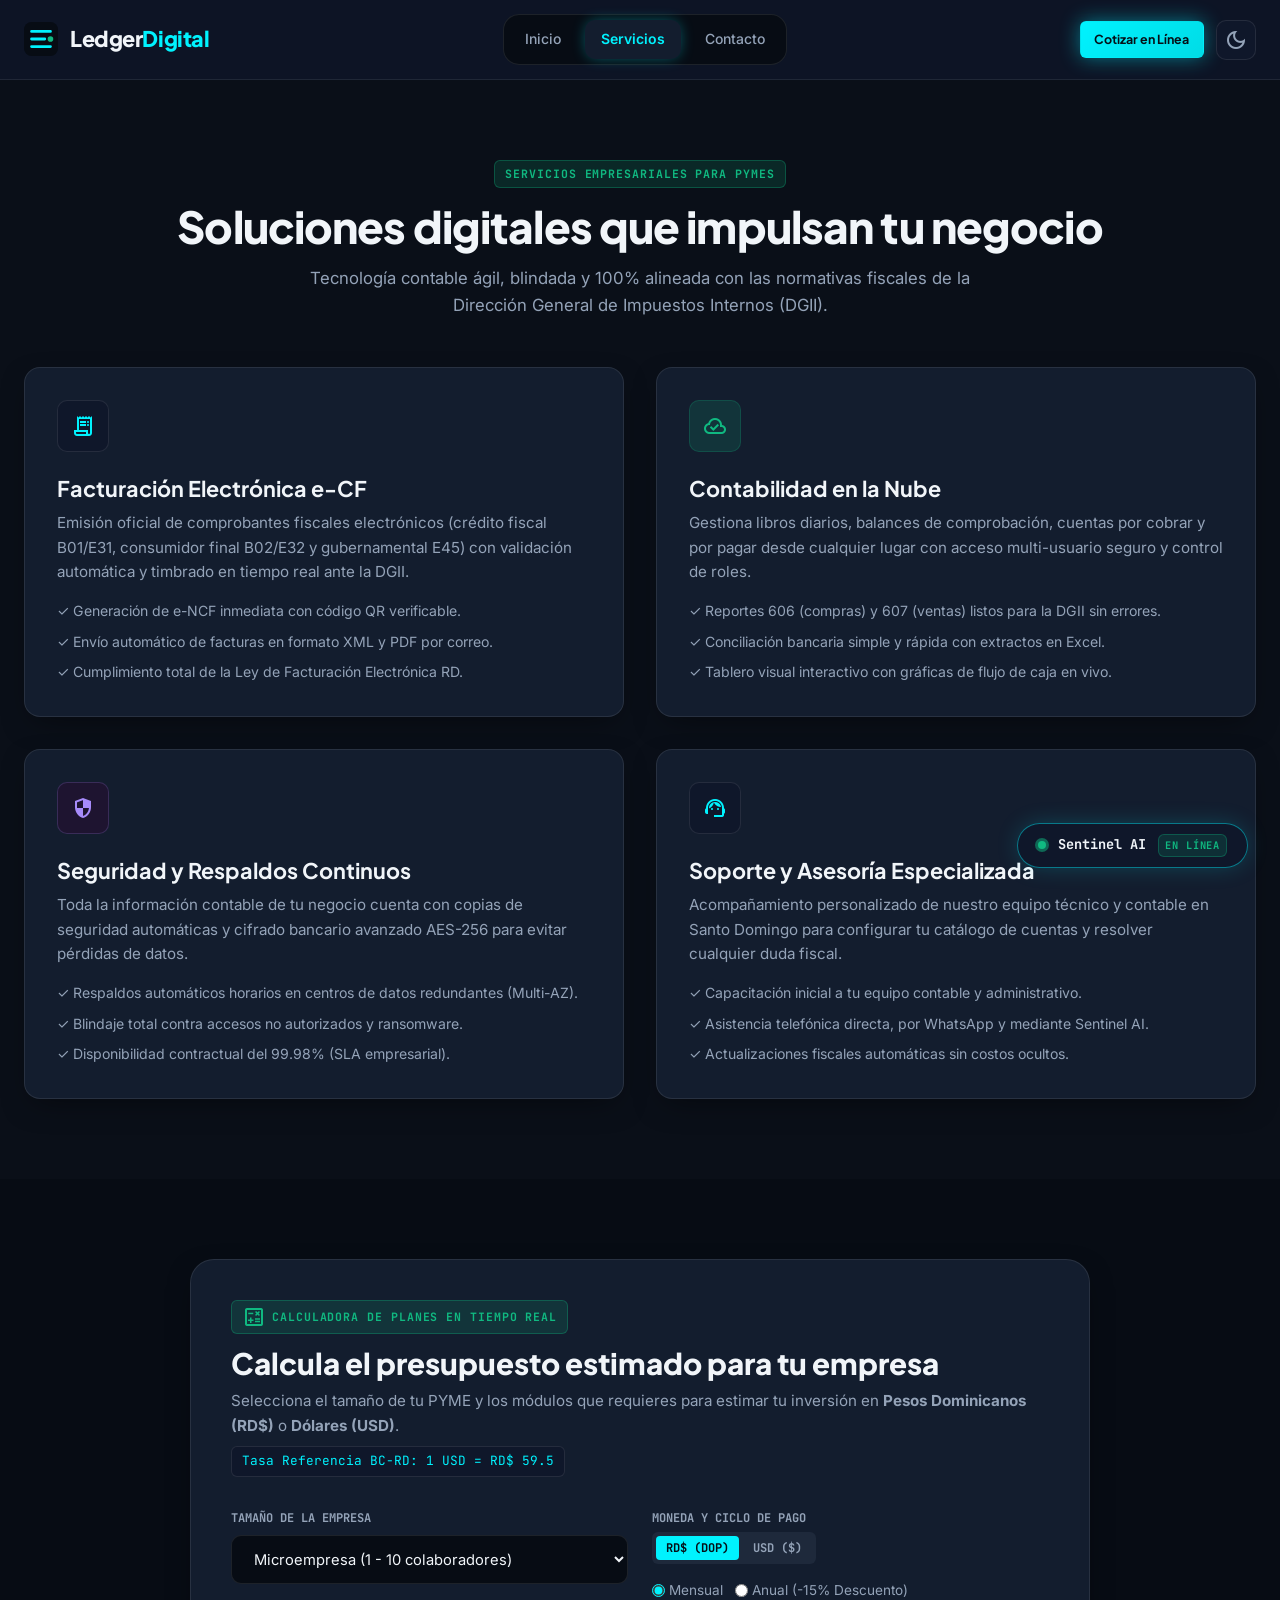
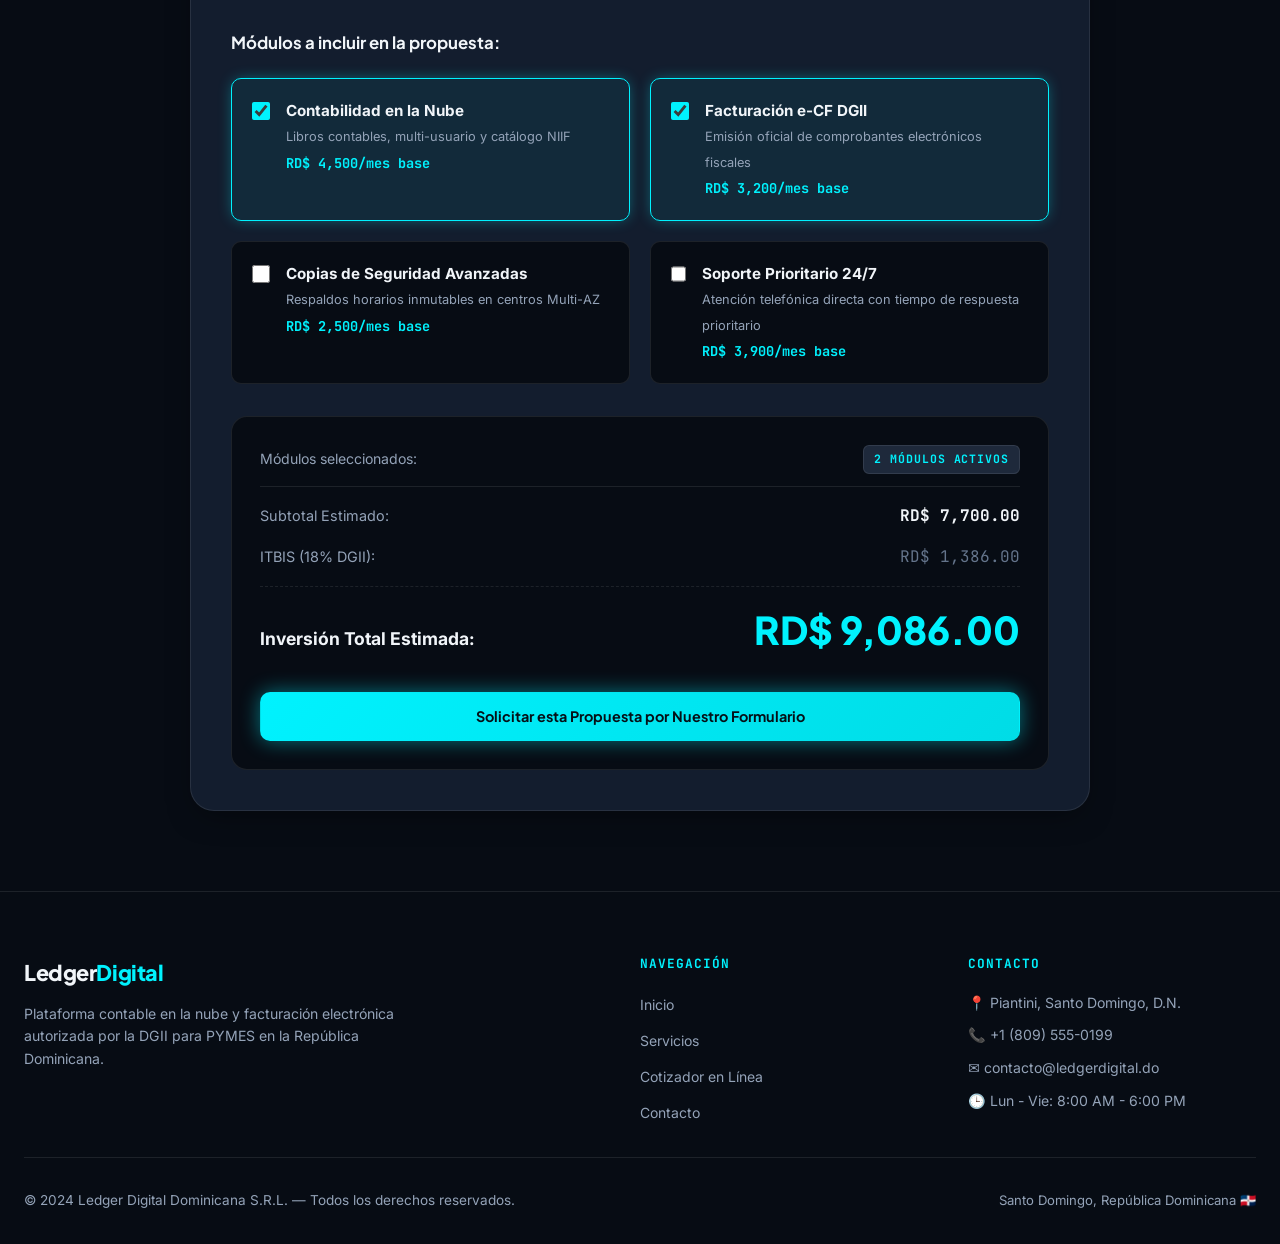
<file: servicios.html>
<!DOCTYPE html>
<html lang="es">
<head>
  <!-- Metadatos Básicos y Codificación UTF-8 para Caracteres en Español -->
  <meta charset="utf-8">
  <meta name="viewport" content="width=device-width, initial-scale=1.0">
  <title>Ledger Digital | Servicios Contables & Cotizador en Línea</title>
  <meta name="description" content="Servicios contables en la nube, facturación e-CF DGII y cotizador interactivo con cálculo en tiempo real en DOP y USD para PYMES en República Dominicana.">
  
  <!-- Preconexión e Importación de Tipografías desde Google Fonts -->
  <link rel="preconnect" href="https://fonts.googleapis.com">
  <link rel="preconnect" href="https://fonts.gstatic.com" crossorigin>
  <link href="https://fonts.googleapis.com/css2?family=Inter:wght@400;500;600;700&family=JetBrains+Mono:wght@500;700&family=Plus+Jakarta+Sans:wght@600;700;800&display=swap" rel="stylesheet">
  
  <!-- Íconos Vectoriales Material Symbols de Google -->
  <link href="https://fonts.googleapis.com/css2?family=Material+Symbols+Outlined:opsz,wght,FILL,GRAD@20..48,100..700,0..1,-50..200" rel="stylesheet">
  
  <!-- Hojas de Estilos: Estilos Corporativos Globales y Efectos de Pantalla de Contingencia -->
  <link rel="stylesheet" href="css/style.css">
  <link rel="stylesheet" href="css/glitch.css">
</head>
<body>



  <!-- =====================================================================
       CABECERA INSTITUCIONAL Y NAVEGACIÓN
       ===================================================================== -->
  <header class="site-header">
    <div class="container header-inner">
      <!-- Logotipo de la Empresa -->
      <a href="index.html" class="brand-logo" aria-label="Inicio Ledger Digital">
        <svg viewBox="0 0 36 36" fill="none" xmlns="http://www.w3.org/2000/svg" aria-hidden="true">
          <rect width="36" height="36" rx="8" fill="#070c14"/>
          <path d="M8 10H28M8 18H22M8 26H28" stroke="#00f2fe" stroke-width="3" stroke-linecap="round"/>
          <circle cx="28" cy="18" r="3" fill="#10b981"/>
        </svg>
        <span>Ledger<span class="accent">Digital</span></span>
      </a>

      <!-- Menú de Enlaces Principales -->
      <nav id="navLinks" class="nav-links" aria-label="Navegación principal">
        <a href="index.html" class="nav-link">Inicio</a>
        <a href="servicios.html" class="nav-link active">Servicios</a>
        <a href="contacto.html" class="nav-link">Contacto</a>
      </nav>

      <!-- Acciones de Cabecera -->
      <div class="header-actions">
        <a href="#cotizador" class="btn btn-primary btn-sm">
          <span>Cotizar en Línea</span>
        </a>

        <!-- Selector de Tema Visual -->
        <button id="themeToggleBtn" class="theme-switch-btn" type="button" aria-label="Cambiar tema visual" title="Cambiar Tema">
          <span id="themeToggleIcon" class="material-symbols-outlined text-[20px]">dark_mode</span>
        </button>

        <!-- Botón Menú Móvil -->
        <button id="mobileMenuBtn" class="mobile-menu-toggle" type="button" aria-label="Abrir Menú de Navegación">
          <span class="material-symbols-outlined text-[26px]">menu</span>
        </button>
      </div>
    </div>
  </header>

  <!-- =====================================================================
       CONTENIDO PRINCIPAL: CATÁLOGO DE SERVICIOS & COTIZADOR INTERACTIVO
       ===================================================================== -->
  <main>
    
    <!-- -------------------------------------------------------------------
         HERO DE SERVICIOS EMPRESARIALES
         ------------------------------------------------------------------- -->
    <section class="section" style="padding-top: 5rem;">
      <div class="container">
        
        <div class="section-title-wrap center">
          <div class="badge-tag badge-secondary">
            <span>SERVICIOS EMPRESARIALES PARA PYMES</span>
          </div>
          <h1 class="section-title">Soluciones digitales que impulsan tu negocio</h1>
          <p class="section-subtitle">
            Tecnología contable ágil, blindada y 100% alineada con las normativas fiscales de la Dirección General de Impuestos Internos (DGII).
          </p>
        </div>

        <!-- Cuadrícula de Servicios Detallados -->
        <div class="grid-2" style="gap: 2rem; margin-top: 1.5rem;">
          
          <!-- Servicio 1: Facturación Electrónica e-CF -->
          <article class="card-glass">
            <div class="card-icon">
              <span class="material-symbols-outlined">receipt_long</span>
            </div>
            <h2 style="font-size: 1.35rem; margin-bottom: 0.6rem;">Facturación Electrónica e-CF</h2>
            <p style="color: var(--color-text-muted); font-size: 0.95rem; line-height: 1.6; margin-bottom: 1rem;">
              Emisión oficial de comprobantes fiscales electrónicos (crédito fiscal B01/E31, consumidor final B02/E32 y gubernamental E45) con validación automática y timbrado en tiempo real ante la DGII.
            </p>
            <ul style="list-style: none; display: flex; flex-direction: column; gap: 0.5rem; font-size: 0.88rem; color: var(--color-text-muted); padding: 0;">
              <li>✓ Generación de e-NCF inmediata con código QR verificable.</li>
              <li>✓ Envío automático de facturas en formato XML y PDF por correo.</li>
              <li>✓ Cumplimiento total de la Ley de Facturación Electrónica RD.</li>
            </ul>
          </article>

          <!-- Servicio 2: Contabilidad en la Nube -->
          <article class="card-glass glow-emerald">
            <div class="card-icon emerald">
              <span class="material-symbols-outlined">cloud_done</span>
            </div>
            <h2 style="font-size: 1.35rem; margin-bottom: 0.6rem;">Contabilidad en la Nube</h2>
            <p style="color: var(--color-text-muted); font-size: 0.95rem; line-height: 1.6; margin-bottom: 1rem;">
              Gestiona libros diarios, balances de comprobación, cuentas por cobrar y por pagar desde cualquier lugar con acceso multi-usuario seguro y control de roles.
            </p>
            <ul style="list-style: none; display: flex; flex-direction: column; gap: 0.5rem; font-size: 0.88rem; color: var(--color-text-muted); padding: 0;">
              <li>✓ Reportes 606 (compras) y 607 (ventas) listos para la DGII sin errores.</li>
              <li>✓ Conciliación bancaria simple y rápida con extractos en Excel.</li>
              <li>✓ Tablero visual interactivo con gráficas de flujo de caja en vivo.</li>
            </ul>
          </article>

          <!-- Servicio 3: Seguridad y Respaldos Continuos -->
          <article class="card-glass glow-violet">
            <div class="card-icon violet">
              <span class="material-symbols-outlined">security</span>
            </div>
            <h2 style="font-size: 1.35rem; margin-bottom: 0.6rem;">Seguridad y Respaldos Continuos</h2>
            <p style="color: var(--color-text-muted); font-size: 0.95rem; line-height: 1.6; margin-bottom: 1rem;">
              Toda la información contable de tu negocio cuenta con copias de seguridad automáticas y cifrado bancario avanzado AES-256 para evitar pérdidas de datos.
            </p>
            <ul style="list-style: none; display: flex; flex-direction: column; gap: 0.5rem; font-size: 0.88rem; color: var(--color-text-muted); padding: 0;">
              <li>✓ Respaldos automáticos horarios en centros de datos redundantes (Multi-AZ).</li>
              <li>✓ Blindaje total contra accesos no autorizados y ransomware.</li>
              <li>✓ Disponibilidad contractual del 99.98% (SLA empresarial).</li>
            </ul>
          </article>

          <!-- Servicio 4: Soporte y Asesoría Especializada en RD -->
          <article class="card-glass">
            <div class="card-icon">
              <span class="material-symbols-outlined">support_agent</span>
            </div>
            <h2 style="font-size: 1.35rem; margin-bottom: 0.6rem;">Soporte y Asesoría Especializada</h2>
            <p style="color: var(--color-text-muted); font-size: 0.95rem; line-height: 1.6; margin-bottom: 1rem;">
              Acompañamiento personalizado de nuestro equipo técnico y contable en Santo Domingo para configurar tu catálogo de cuentas y resolver cualquier duda fiscal.
            </p>
            <ul style="list-style: none; display: flex; flex-direction: column; gap: 0.5rem; font-size: 0.88rem; color: var(--color-text-muted); padding: 0;">
              <li>✓ Capacitación inicial a tu equipo contable y administrativo.</li>
              <li>✓ Asistencia telefónica directa, por WhatsApp y mediante Sentinel AI.</li>
              <li>✓ Actualizaciones fiscales automáticas sin costos ocultos.</li>
            </ul>
          </article>

        </div>
      </div>
    </section>

    <!-- -------------------------------------------------------------------
         COTIZADOR EN LÍNEA INTERACTIVO (CONEXIÓN A API DE TASA DE CAMBIO)
         Permite calcular planes en tiempo real en Pesos Dominicanos (DOP)
         o Dólares Estadounidenses (USD) con descuento por ciclo anual.
         ------------------------------------------------------------------- -->
    <section id="cotizador" class="section" style="background: var(--bg-surface-lowest);">
      <div class="container">
        
        <div id="quoteCalculatorWrap" class="quote-calculator" style="max-width: 900px; margin: 0 auto;">
          
          <!-- Encabezado del Cotizador -->
          <div style="margin-bottom: 2rem;">
            <div class="badge-tag badge-secondary" style="margin-bottom: 0.75rem;">
              <span class="material-symbols-outlined text-[16px]">calculate</span>
              <span>CALCULADORA DE PLANES EN TIEMPO REAL</span>
            </div>
            
            <h2 style="font-size: 1.85rem; font-weight: 800; margin-bottom: 0.5rem;">
              Calcula el presupuesto estimado para tu empresa
            </h2>
            <p style="color: var(--color-text-muted); font-size: 0.95rem;">
              Selecciona el tamaño de tu PYME y los módulos que requieres para estimar tu inversión en <strong>Pesos Dominicanos (RD$)</strong> o <strong>Dólares (USD)</strong>.
            </p>

            <!-- Badge dinámico de la tasa de cambio de la API -->
            <div id="apiExchangeRateBadge" class="font-mono" style="display: inline-block; margin-top: 0.5rem; font-size: 0.8rem; background: var(--bg-surface-low); border: 1px solid var(--color-border); padding: 4px 10px; border-radius: var(--radius-sm); color: var(--color-primary);">
              Sincronizando tasa de cambio oficial...
            </div>
          </div>

          <!-- Selectores de Escala de Empresa, Moneda y Ciclo de Facturación -->
          <div style="display: grid; grid-template-columns: repeat(auto-fit, minmax(240px, 1fr)); gap: 1.5rem; margin-bottom: 2rem;">
            
            <!-- Selector de Escala de Empresa -->
            <div class="form-group" style="margin-bottom: 0;">
              <label class="form-label" for="calcCompanyScale">
                <span>Tamaño de la Empresa</span>
              </label>
              <select id="calcCompanyScale" class="form-control" style="cursor: pointer;">
                <option value="micro">Microempresa (1 - 10 colaboradores)</option>
                <option value="small">Pequeña Empresa (11 - 50 colaboradores)</option>
                <option value="medium">Mediana Empresa (51 - 150 colaboradores)</option>
              </select>
            </div>

            <!-- Selector de Moneda y Ciclo de Pago -->
            <div>
              <label class="form-label">
                <span>Moneda y Ciclo de Pago</span>
              </label>
              <div style="display: flex; gap: 1rem; align-items: center; margin-top: 0.25rem; flex-wrap: wrap;">
                
                <!-- Botones de Cambio de Moneda DOP / USD -->
                <div class="calc-currency-toggle">
                  <button type="button" class="calc-currency-btn active" data-curr="DOP">RD$ (DOP)</button>
                  <button type="button" class="calc-currency-btn" data-curr="USD">USD ($)</button>
                </div>

                <!-- Opciones de Ciclo de Pago (Mensual vs Anual con Descuento) -->
                <div style="display: flex; gap: 0.75rem; font-size: 0.85rem; color: var(--color-text-muted);">
                  <label style="cursor: pointer; display: flex; align-items: center; gap: 4px;">
                    <input type="radio" name="billingCycle" id="billingCycleMonthly" checked style="accent-color: var(--color-primary);"> Mensual
                  </label>
                  <label style="cursor: pointer; display: flex; align-items: center; gap: 4px;">
                    <input type="radio" name="billingCycle" id="billingCycleAnnual" style="accent-color: var(--color-primary);"> Anual (-15% Descuento)
                  </label>
                </div>

              </div>
            </div>

          </div>

          <!-- Lista de Módulos Seleccionables (Checkboxes) -->
          <h3 style="font-size: 1.05rem; margin-bottom: 1rem;">Módulos a incluir en la propuesta:</h3>
          <div class="calc-services-grid" style="margin-bottom: 2rem;">
            
            <!-- Módulo 1: Contabilidad en la Nube -->
            <label class="calc-service-item active">
              <input type="checkbox" class="calc-module-checkbox" value="cloudZeroTrust" checked>
              <div>
                <strong style="display: block; font-size: 0.95rem;">Contabilidad en la Nube</strong>
                <span style="font-size: 0.8rem; color: var(--color-text-muted);">Libros contables, multi-usuario y catálogo NIIF</span>
                <span style="font-family: var(--font-mono); font-size: 0.85rem; color: var(--color-primary); font-weight: bold; margin-top: 4px; display: block;">RD$ 4,500/mes base</span>
              </div>
            </label>

            <!-- Módulo 2: Facturación e-CF DGII -->
            <label class="calc-service-item active">
              <input type="checkbox" class="calc-module-checkbox" value="ecfDgii" checked>
              <div>
                <strong style="display: block; font-size: 0.95rem;">Facturación e-CF DGII</strong>
                <span style="font-size: 0.8rem; color: var(--color-text-muted);">Emisión oficial de comprobantes electrónicos fiscales</span>
                <span style="font-family: var(--font-mono); font-size: 0.85rem; color: var(--color-primary); font-weight: bold; margin-top: 4px; display: block;">RD$ 3,200/mes base</span>
              </div>
            </label>

            <!-- Módulo 3: Copias de Seguridad Avanzadas -->
            <label class="calc-service-item">
              <input type="checkbox" class="calc-module-checkbox" value="multiAzBackup">
              <div>
                <strong style="display: block; font-size: 0.95rem;">Copias de Seguridad Avanzadas</strong>
                <span style="font-size: 0.8rem; color: var(--color-text-muted);">Respaldos horarios inmutables en centros Multi-AZ</span>
                <span style="font-family: var(--font-mono); font-size: 0.85rem; color: var(--color-primary); font-weight: bold; margin-top: 4px; display: block;">RD$ 2,500/mes base</span>
              </div>
            </label>

            <!-- Módulo 4: Soporte Prioritario 24/7 -->
            <label class="calc-service-item">
              <input type="checkbox" class="calc-module-checkbox" value="incident247">
              <div>
                <strong style="display: block; font-size: 0.95rem;">Soporte Prioritario 24/7</strong>
                <span style="font-size: 0.8rem; color: var(--color-text-muted);">Atención telefónica directa con tiempo de respuesta prioritario</span>
                <span style="font-family: var(--font-mono); font-size: 0.85rem; color: var(--color-primary); font-weight: bold; margin-top: 4px; display: block;">RD$ 3,900/mes base</span>
              </div>
            </label>

          </div>

          <!-- Resumen y Desglose Financiero -->
          <div class="calc-summary-box">
            
            <div style="display: flex; justify-content: space-between; align-items: center; border-bottom: 1px solid var(--color-border); padding-bottom: 0.75rem;">
              <span style="color: var(--color-text-muted); font-size: 0.88rem;">Módulos seleccionados:</span>
              <span id="calcDisplayCount" class="badge-tag">2 módulos activos</span>
            </div>

            <!-- Fila de Subtotal -->
            <div class="calc-price-row">
              <span style="color: var(--color-text-muted); font-size: 0.9rem;">Subtotal Estimado:</span>
              <span id="calcDisplaySubtotal" class="font-mono" style="font-weight: 700;">RD$ 7,700.00</span>
            </div>

            <!-- Fila de ITBIS (18% según normativa DGII de República Dominicana) -->
            <div class="calc-price-row">
              <span style="color: var(--color-text-muted); font-size: 0.9rem;">ITBIS (18% DGII):</span>
              <span id="calcDisplayItbis" class="font-mono" style="color: var(--color-text-faint);">RD$ 1,386.00</span>
            </div>

            <!-- Fila de Inversión Total -->
            <div class="calc-price-row" style="border-top: 1px dashed var(--color-border); padding-top: 0.75rem;">
              <span style="font-size: 1.1rem; font-weight: 700;">Inversión Total Estimada:</span>
              <div id="calcDisplayTotal" class="calc-price-big">RD$ 9,086.00</div>
            </div>

            <!-- Botón de Solicitud de Propuesta -->
            <div style="margin-top: 1rem;">
              <a href="contacto.html" class="btn btn-primary" style="width: 100%; text-align: center;">
                <span>Solicitar esta Propuesta por Nuestro Formulario</span>
              </a>
            </div>

          </div>

        </div>

      </div>
    </section>

  </main>

  <!-- =====================================================================
       ASISTENTE VIRTUAL INTELIGENTE SENTINEL AI
       ===================================================================== -->
  <aside aria-label="Asistente Virtual Sentinel AI">
    <div id="sentinelFloatingBtn" class="sentinel-floating-pill" role="button" aria-label="Abrir asistente Sentinel AI">
      <span class="status-dot-pulse"></span>
      <span style="font-family: var(--font-mono); font-size: 0.85rem; font-weight: 700;">Sentinel AI</span>
      <span class="badge-tag badge-secondary" style="font-size: 0.65rem; padding: 2px 6px;">EN LÍNEA</span>
    </div>

    <div id="sentinelModal" class="sentinel-modal" role="dialog" aria-modal="true" aria-labelledby="sentinelServicesTitle">
      <div class="sentinel-modal-header">
        <div style="display: flex; align-items: center; gap: 0.6rem;">
          <div style="width: 32px; height: 32px; border-radius: 50%; background: var(--color-primary); color: var(--color-primary-text); display: flex; align-items: center; justify-content: center;">
            <span class="material-symbols-outlined text-[18px]">smart_toy</span>
          </div>
          <div>
            <div id="sentinelServicesTitle" style="font-weight: 700; font-size: 0.9rem;">Sentinel AI</div>
            <div style="font-size: 0.7rem; color: var(--color-secondary);">Asistente Oficial de Ledger Digital</div>
          </div>
        </div>
        
        <div style="display: flex; gap: 0.5rem;">
          <button id="sentinelClearBtn" style="background: transparent; border: none; color: var(--color-text-muted); cursor: pointer;" title="Limpiar conversación">
            <span class="material-symbols-outlined text-[18px]">refresh</span>
          </button>
          <button id="sentinelCloseBtn" style="background: transparent; border: none; color: var(--color-text-muted); cursor: pointer;" title="Cerrar ventana">
            <span class="material-symbols-outlined text-[20px]">close</span>
          </button>
        </div>
      </div>

      <div id="sentinelChatHistory" class="sentinel-modal-body">
        <div class="sentinel-message bot">
          <div class="sentinel-msg-avatar">
            <span class="material-symbols-outlined text-[16px]">smart_toy</span>
          </div>
          <div class="sentinel-msg-bubble">
            ¡Hola! ¿Deseas saber más sobre nuestros servicios de facturación e-CF, contabilidad en la nube o cómo funciona el cotizador? Pregúntame con gusto.
          </div>
        </div>
      </div>

      <div class="sentinel-quick-pills">
        <button class="quick-pill-btn" data-sentinel-prompt="¿Qué servicios ofrecen?">Servicios Disponibles</button>
        <button class="quick-pill-btn" data-sentinel-prompt="¿Cómo funciona la facturación DGII?">Facturación DGII</button>
        <button class="quick-pill-btn" data-sentinel-prompt="¿Cómo puedo cotizar en línea?">Cotizar un Plan</button>
      </div>

      <form id="sentinelForm" class="sentinel-input-bar">
        <input type="text" id="sentinelInput" placeholder="Escribe tu consulta..." autocomplete="off">
        <button type="submit" class="btn btn-primary btn-sm" style="padding: 0.5rem 0.8rem;" aria-label="Enviar">
          <span class="material-symbols-outlined text-[18px]">send</span>
        </button>
      </form>
    </div>
  </aside>

  <!-- =====================================================================
       PIE DE PÁGINA (FOOTER)
       ===================================================================== -->
  <footer class="site-footer">
    <div class="container">
      <div class="footer-grid" style="grid-template-columns: 2fr 1fr 1fr; gap: 2.5rem; margin-bottom: 2rem;">
        
        <div>
          <a href="index.html" class="brand-logo" style="margin-bottom: 0.75rem;">
            <span>Ledger<span class="accent">Digital</span></span>
          </a>
          <p style="font-size: 0.88rem; color: var(--color-text-muted); line-height: 1.6; max-width: 380px;">
            Plataforma contable en la nube y facturación electrónica autorizada por la DGII para PYMES en la República Dominicana.
          </p>
        </div>

        <div>
          <h4 class="footer-col-title">Navegación</h4>
          <ul class="footer-links">
            <li><a href="index.html" class="footer-link">Inicio</a></li>
            <li><a href="servicios.html" class="footer-link">Servicios</a></li>
            <li><a href="#cotizador" class="footer-link">Cotizador en Línea</a></li>
            <li><a href="contacto.html" class="footer-link">Contacto</a></li>
          </ul>
        </div>

        <div>
          <h4 class="footer-col-title">Contacto</h4>
          <ul class="footer-links" style="font-size: 0.88rem; color: var(--color-text-muted);">
            <li>📍 Piantini, Santo Domingo, D.N.</li>
            <li>📞 +1 (809) 555-0199</li>
            <li>✉️ contacto@ledgerdigital.do</li>
            <li>🕒 Lun - Vie: 8:00 AM - 6:00 PM</li>
          </ul>
        </div>
      </div>

      <div class="footer-bottom">
        <div>
          © 2024 Ledger Digital Dominicana S.R.L. — Todos los derechos reservados.
        </div>
        <div style="font-size: 0.82rem; color: var(--color-text-muted);">
          Santo Domingo, República Dominicana 🇩🇴
        </div>
      </div>
    </div>
  </footer>

  <!-- Scripts JavaScript con Comentarios Didácticos -->
  <script src="js/main.js"></script>
  <script src="js/glitch-recovery.js"></script>
  <script src="js/chatbot.js"></script>
  <script src="js/easteregg.js"></script>
  <script src="js/cotizador.js"></script>
</body>
</html>
</file>
<file: css/style.css>
/* ==========================================================================
   LEDGER DIGITAL DOMINICANA - SISTEMA DE DISEÑO RESILIENTE v2.4
   ========================================================================== */

:root {
  /* Paleta Base - Modo Oscuro Ciberpunk (Por Defecto) */
  --bg-canvas: #0a0f18;
  --bg-surface-lowest: #070c14;
  --bg-surface-low: #0f172a;
  --bg-surface-card: #131d2e;
  --bg-surface-card-hover: #18253a;
  --bg-surface-high: #1e293b;
  --bg-surface-highest: #283548;

  /* Colores Acento */
  --color-primary: #00f2fe;
  --color-primary-glow: rgba(0, 242, 254, 0.45);
  --color-primary-dim: #00dce6;
  --color-primary-container: #006a70;
  --color-primary-text: #051017;

  --color-secondary: #10b981;
  --color-secondary-glow: rgba(16, 185, 129, 0.4);
  --color-secondary-container: rgba(16, 185, 129, 0.15);

  --color-tertiary: #a78bfa;
  --color-tertiary-glow: rgba(167, 139, 250, 0.35);
  --color-tertiary-bg: #1e1430;

  --color-error: #f43f5e;
  --color-error-glow: rgba(244, 63, 94, 0.45);
  --color-error-bg: rgba(244, 63, 94, 0.12);

  --color-text-main: #f1f5f9;
  --color-text-muted: #94a3b8;
  --color-text-faint: #64748b;
  --color-border: rgba(255, 255, 255, 0.09);
  --color-border-active: rgba(0, 242, 254, 0.45);

  /* Fuentes */
  --font-display: 'Plus Jakarta Sans', system-ui, -apple-system, sans-serif;
  --font-body: 'Inter', system-ui, -apple-system, sans-serif;
  --font-mono: 'JetBrains Mono', 'Fira Code', monospace;

  /* Sombras y Glassmorphism */
  --glass-bg: rgba(15, 23, 42, 0.78);
  --glass-backdrop: blur(14px);
  --glass-border: 1px solid rgba(255, 255, 255, 0.08);
  --shadow-neon: 0 0 25px -4px rgba(0, 242, 254, 0.25);
  --shadow-card: 0 10px 30px -10px rgba(0, 0, 0, 0.5);

  /* Medidas */
  --radius-sm: 6px;
  --radius-md: 10px;
  --radius-lg: 16px;
  --radius-xl: 24px;
  --radius-full: 9999px;
  --max-width: 1320px;
  --header-height: 80px;
  --transition: all 0.25s cubic-bezier(0.16, 1, 0.3, 1);
}

/* Modo Ejecutivo Claro (Light Mode) */
body.theme-light {
  --bg-canvas: #f8fafc;
  --bg-surface-lowest: #ffffff;
  --bg-surface-low: #f1f5f9;
  --bg-surface-card: #ffffff;
  --bg-surface-card-hover: #f8fafc;
  --bg-surface-high: #e2e8f0;
  --bg-surface-highest: #cbd5e1;

  --color-primary: #0284c7;
  --color-primary-glow: rgba(2, 132, 199, 0.25);
  --color-primary-dim: #0369a1;
  --color-primary-text: #ffffff;

  --color-secondary: #059669;
  --color-secondary-glow: rgba(5, 150, 105, 0.2);
  --color-secondary-container: rgba(5, 150, 105, 0.12);

  --color-tertiary: #7c3aed;
  --color-tertiary-glow: rgba(124, 58, 237, 0.2);
  --color-tertiary-bg: #f5f3ff;

  --color-text-main: #0f172a;
  --color-text-muted: #475569;
  --color-text-faint: #64748b;
  --color-border: rgba(15, 23, 42, 0.1);
  --color-border-active: rgba(2, 132, 199, 0.5);

  --glass-bg: rgba(255, 255, 255, 0.88);
  --glass-border: 1px solid rgba(15, 23, 42, 0.08);
  --shadow-neon: 0 10px 25px -5px rgba(2, 132, 199, 0.15);
  --shadow-card: 0 10px 25px -5px rgba(15, 23, 42, 0.06);
}

/* Modo Matrix Terminal (Stealth Mode) */
body.theme-matrix {
  --bg-canvas: #020b05;
  --bg-surface-lowest: #010603;
  --bg-surface-low: #041408;
  --bg-surface-card: #071f0d;
  --bg-surface-card-hover: #0c2b14;
  --bg-surface-high: #11381b;
  --bg-surface-highest: #1a4d27;

  --color-primary: #00ff66;
  --color-primary-glow: rgba(0, 255, 102, 0.5);
  --color-primary-dim: #00dd55;
  --color-primary-text: #010803;

  --color-secondary: #39ff14;
  --color-secondary-glow: rgba(57, 255, 20, 0.4);
  --color-secondary-container: rgba(57, 255, 20, 0.15);

  --color-text-main: #d0ffcc;
  --color-text-muted: #70be6b;
  --color-text-faint: #447740;
  --color-border: rgba(0, 255, 102, 0.18);
  --color-border-active: rgba(0, 255, 102, 0.6);

  --glass-bg: rgba(4, 20, 8, 0.85);
  --shadow-neon: 0 0 25px -3px rgba(0, 255, 102, 0.35);
}

/* ==========================================================================
   RESET & REGLAS BASE
   ========================================================================== */
*,
*::before,
*::after {
  box-sizing: border-box;
  margin: 0;
  padding: 0;
}

html {
  scroll-behavior: smooth;
  font-size: 16px;
}

body {
  background-color: var(--bg-canvas);
  color: var(--color-text-main);
  font-family: var(--font-body);
  line-height: 1.6;
  min-height: 100vh;
  display: flex;
  flex-direction: column;
  overflow-x: hidden;
  transition: background-color 0.3s ease, color 0.3s ease;
}

/* Scrollbar personalizado */
::-webkit-scrollbar {
  width: 8px;
  height: 8px;
}

::-webkit-scrollbar-track {
  background: var(--bg-surface-lowest);
}

::-webkit-scrollbar-thumb {
  background: var(--bg-surface-highest);
  border-radius: var(--radius-sm);
}

::-webkit-scrollbar-thumb:hover {
  background: var(--color-primary);
}

/* Selección */
::selection {
  background-color: var(--color-primary);
  color: var(--color-primary-text);
}

a {
  color: inherit;
  text-decoration: none;
}

button,
input,
select,
textarea {
  font-family: inherit;
  font-size: inherit;
  color: inherit;
}

img,
svg {
  display: block;
  max-width: 100%;
}

/* ==========================================================================
   TIPOGRAFÍA Y JERARQUÍA
   ========================================================================== */
h1,
h2,
h3,
h4,
h5,
h6 {
  font-family: var(--font-display);
  font-weight: 700;
  line-height: 1.2;
  color: var(--color-text-main);
}

.text-gradient {
  background: linear-gradient(135deg, #ffffff 10%, var(--color-primary) 90%);
  -webkit-background-clip: text;
  -webkit-text-fill-color: transparent;
  display: inline-block;
}

body.theme-light .text-gradient {
  background: linear-gradient(135deg, #0f172a 20%, var(--color-primary) 90%);
  -webkit-background-clip: text;
  -webkit-text-fill-color: transparent;
}

body.theme-matrix .text-gradient {
  background: linear-gradient(135deg, #ffffff 10%, #00ff66 90%);
  -webkit-background-clip: text;
  -webkit-text-fill-color: transparent;
}

.font-mono {
  font-family: var(--font-mono);
}

.badge-tag {
  display: inline-flex;
  align-items: center;
  gap: 6px;
  font-family: var(--font-mono);
  font-size: 0.72rem;
  font-weight: 700;
  letter-spacing: 0.08em;
  text-transform: uppercase;
  padding: 4px 10px;
  border-radius: var(--radius-sm);
  background: var(--bg-surface-high);
  color: var(--color-primary);
  border: 1px solid var(--color-border);
}

.badge-tag.badge-secondary {
  background: var(--color-secondary-container);
  color: var(--color-secondary);
  border-color: rgba(16, 185, 129, 0.3);
}

.badge-tag.badge-error {
  background: var(--color-error-bg);
  color: var(--color-error);
  border-color: rgba(244, 63, 94, 0.3);
}

.badge-tag.badge-purple {
  background: var(--color-tertiary-bg);
  color: var(--color-tertiary);
  border-color: rgba(167, 139, 250, 0.3);
}

/* ==========================================================================
   LAYOUT Y CONTENEDORES
   ========================================================================== */
.container {
  width: 100%;
  max-width: var(--max-width);
  margin-left: auto;
  margin-right: auto;
  padding-left: 1.5rem;
  padding-right: 1.5rem;
}

@media (max-width: 768px) {
  .container {
    padding-left: 1rem;
    padding-right: 1rem;
  }
}

.section {
  padding-top: 5rem;
  padding-bottom: 5rem;
  position: relative;
}

@media (max-width: 768px) {
  .section {
    padding-top: 3.5rem;
    padding-bottom: 3.5rem;
  }
}

.section-title-wrap {
  margin-bottom: 3rem;
  display: flex;
  flex-direction: column;
  gap: 0.75rem;
}

.section-title-wrap.center {
  text-align: center;
  align-items: center;
}

.section-title {
  font-size: clamp(1.8rem, 3.5vw, 2.75rem);
  font-weight: 800;
  letter-spacing: -0.02em;
}

.section-subtitle {
  font-size: 1.05rem;
  color: var(--color-text-muted);
  max-width: 700px;
  line-height: 1.6;
}

/* Cuadrículas */
.grid-2 {
  display: grid;
  grid-template-columns: repeat(2, 1fr);
  gap: 2rem;
}

.grid-3 {
  display: grid;
  grid-template-columns: repeat(3, 1fr);
  gap: 2rem;
}

.grid-4 {
  display: grid;
  grid-template-columns: repeat(4, 1fr);
  gap: 1.5rem;
}

@media (max-width: 1024px) {
  .grid-3 {
    grid-template-columns: repeat(2, 1fr);
  }

  .grid-4 {
    grid-template-columns: repeat(2, 1fr);
  }
}

@media (max-width: 768px) {

  .grid-2,
  .grid-3,
  .grid-4 {
    grid-template-columns: 1fr;
  }
}

/* ==========================================================================
   HEADER Y NAVEGACIÓN
   ========================================================================== */
.site-header {
  position: fixed;
  top: 0;
  left: 0;
  right: 0;
  height: var(--header-height);
  background: var(--glass-bg);
  backdrop-filter: var(--glass-backdrop);
  -webkit-backdrop-filter: var(--glass-backdrop);
  border-bottom: var(--glass-border);
  z-index: 1000;
  transition: var(--transition);
}

.header-inner {
  height: 100%;
  display: flex;
  align-items: center;
  justify-content: space-between;
  gap: 1.5rem;
}

.brand-logo {
  display: flex;
  align-items: center;
  gap: 0.75rem;
  font-family: var(--font-display);
  font-size: 1.35rem;
  font-weight: 800;
  letter-spacing: -0.02em;
  color: var(--color-text-main);
}

.brand-logo svg,
.brand-logo img {
  height: 34px;
  width: auto;
}

.brand-logo .accent {
  color: var(--color-primary);
}

.nav-links {
  display: flex;
  align-items: center;
  gap: 0.5rem;
  background: var(--bg-surface-lowest);
  padding: 5px;
  border-radius: var(--radius-lg);
  border: 1px solid var(--color-border);
}

.nav-link {
  font-size: 0.875rem;
  font-weight: 500;
  color: var(--color-text-muted);
  padding: 0.5rem 1rem;
  border-radius: var(--radius-md);
  transition: var(--transition);
}

.nav-link:hover {
  color: var(--color-text-main);
}

.nav-link.active {
  background: var(--bg-surface-card);
  color: var(--color-primary);
  font-weight: 600;
  box-shadow: 0 0 15px -3px var(--color-primary-glow);
}

.header-actions {
  display: flex;
  align-items: center;
  gap: 0.75rem;
}

/* Selector de Temas */
.theme-switch-btn {
  display: flex;
  align-items: center;
  justify-content: center;
  width: 40px;
  height: 40px;
  border-radius: var(--radius-md);
  background: var(--bg-surface-low);
  border: 1px solid var(--color-border);
  color: var(--color-text-muted);
  cursor: pointer;
  transition: var(--transition);
}

.theme-switch-btn:hover {
  color: var(--color-primary);
  border-color: var(--color-primary-glow);
  box-shadow: 0 0 10px var(--color-primary-glow);
}

/* Botón Menú Móvil */
.mobile-menu-toggle {
  display: none;
  background: transparent;
  border: none;
  color: var(--color-text-main);
  padding: 0.5rem;
  cursor: pointer;
}

@media (max-width: 992px) {
  .nav-links {
    display: none;
  }

  .nav-links.mobile-open {
    display: flex;
    flex-direction: column;
    position: absolute;
    top: var(--header-height);
    left: 1rem;
    right: 1rem;
    background: var(--bg-surface-lowest);
    padding: 1.5rem;
    border-radius: var(--radius-lg);
    border: 1px solid var(--color-border);
    box-shadow: var(--shadow-card);
    z-index: 999;
  }

  .mobile-menu-toggle {
    display: block;
  }
}

/* Espaciador del cuerpo para no quedar detrás del header */
main {
  flex: 1;
  padding-top: var(--header-height);
}

/* ==========================================================================
   TELEMETRY RIBBON (BARRA DE ESTADO SUPERIOR)
   ========================================================================== */
.telemetry-ribbon {
  background: var(--bg-surface-lowest);
  border-bottom: 1px solid var(--color-border);
  padding: 0.65rem 0;
  font-family: var(--font-mono);
  font-size: 0.78rem;
}

.telemetry-inner {
  display: flex;
  align-items: center;
  justify-content: space-between;
  flex-wrap: wrap;
  gap: 0.75rem;
}

.telemetry-node {
  display: flex;
  align-items: center;
  gap: 0.5rem;
  color: var(--color-secondary);
}

.status-dot-pulse {
  position: relative;
  width: 8px;
  height: 8px;
  border-radius: 50%;
  background: var(--color-secondary);
}

.status-dot-pulse::after {
  content: '';
  position: absolute;
  top: -3px;
  left: -3px;
  right: -3px;
  bottom: -3px;
  border-radius: 50%;
  background: var(--color-secondary);
  opacity: 0.5;
  animation: pulsePing 2s cubic-bezier(0, 0, 0.2, 1) infinite;
}

@keyframes pulsePing {
  0% {
    transform: scale(0.9);
    opacity: 0.7;
  }

  70% {
    transform: scale(2.2);
    opacity: 0;
  }

  100% {
    transform: scale(2.2);
    opacity: 0;
  }
}

.telemetry-stats {
  display: flex;
  align-items: center;
  gap: 1.25rem;
  color: var(--color-text-muted);
}

.telemetry-item strong {
  color: var(--color-text-main);
}

.telemetry-item.highlight {
  color: var(--color-primary);
}

/* ==========================================================================
   BOTONES Y ELEMENTOS DE ACCIÓN
   ========================================================================== */
.btn {
  display: inline-flex;
  align-items: center;
  justify-content: center;
  gap: 0.6rem;
  font-family: var(--font-display);
  font-size: 0.9rem;
  font-weight: 700;
  padding: 0.75rem 1.4rem;
  border-radius: var(--radius-md);
  border: 1px solid transparent;
  cursor: pointer;
  transition: var(--transition);
  text-decoration: none;
  white-space: nowrap;
}

.btn-primary {
  background: linear-gradient(135deg, var(--color-primary) 0%, var(--color-primary-dim) 100%);
  color: var(--color-primary-text);
  box-shadow: 0 0 20px var(--color-primary-glow);
}

.btn-primary:hover {
  transform: translateY(-2px);
  filter: brightness(1.1);
  box-shadow: 0 0 30px var(--color-primary-glow);
}

.btn-secondary {
  background: var(--bg-surface-card);
  color: var(--color-text-main);
  border: 1px solid var(--color-border);
}

.btn-secondary:hover {
  background: var(--bg-surface-card-hover);
  border-color: var(--color-primary-glow);
  color: var(--color-primary);
  transform: translateY(-2px);
}

.btn-outline {
  background: transparent;
  color: var(--color-primary);
  border: 1px solid var(--color-primary);
}

.btn-outline:hover {
  background: rgba(0, 242, 254, 0.1);
  box-shadow: 0 0 15px var(--color-primary-glow);
  transform: translateY(-2px);
}

.btn-danger {
  background: var(--color-error-bg);
  color: var(--color-error);
  border: 1px solid rgba(244, 63, 94, 0.4);
}

.btn-danger:hover {
  background: var(--color-error);
  color: #fff;
  box-shadow: 0 0 20px var(--color-error-glow);
}

.btn-sm {
  font-size: 0.78rem;
  padding: 0.45rem 0.85rem;
  border-radius: var(--radius-sm);
}

.btn-lg {
  font-size: 1.05rem;
  padding: 0.95rem 1.85rem;
  border-radius: var(--radius-lg);
}

/* ==========================================================================
   TARJETAS Y CONTENEDORES GLASS
   ========================================================================== */
.card-glass {
  background: var(--bg-surface-card);
  border: 1px solid var(--color-border);
  border-radius: var(--radius-lg);
  padding: 2rem;
  position: relative;
  overflow: hidden;
  transition: var(--transition);
  box-shadow: var(--shadow-card);
}

.card-glass:hover {
  border-color: var(--color-border-active);
  transform: translateY(-4px);
  box-shadow: var(--shadow-neon);
}

.card-glass.glow-emerald:hover {
  border-color: rgba(16, 185, 129, 0.5);
  box-shadow: 0 0 25px -4px var(--color-secondary-glow);
}

.card-glass.glow-violet:hover {
  border-color: rgba(167, 139, 250, 0.5);
  box-shadow: 0 0 25px -4px var(--color-tertiary-glow);
}

/* Card Header & Icon */
.card-icon {
  width: 52px;
  height: 52px;
  border-radius: var(--radius-md);
  display: flex;
  align-items: center;
  justify-content: center;
  font-size: 1.6rem;
  margin-bottom: 1.5rem;
  background: var(--bg-surface-low);
  color: var(--color-primary);
  border: 1px solid var(--color-border);
}

.card-icon.emerald {
  color: var(--color-secondary);
  background: var(--color-secondary-container);
  border-color: rgba(16, 185, 129, 0.2);
}

.card-icon.violet {
  color: var(--color-tertiary);
  background: var(--color-tertiary-bg);
  border-color: rgba(167, 139, 250, 0.2);
}

/* ==========================================================================
   TERMINAL FORENSE INTERACTIVA (ESTILO JETBRAINS MONO)
   ========================================================================== */
.terminal-window {
  background: var(--bg-surface-lowest);
  border: 1px solid var(--color-border);
  border-radius: var(--radius-lg);
  overflow: hidden;
  font-family: var(--font-mono);
  box-shadow: 0 20px 40px rgba(0, 0, 0, 0.6);
}

.terminal-header {
  background: var(--bg-surface-high);
  padding: 0.75rem 1.25rem;
  display: flex;
  align-items: center;
  justify-content: space-between;
  border-bottom: 1px solid var(--color-border);
}

.terminal-dots {
  display: flex;
  gap: 7px;
}

.terminal-dot {
  width: 11px;
  height: 11px;
  border-radius: 50%;
}

.dot-red {
  background: #ef4444;
}

.dot-yellow {
  background: #eab308;
}

.dot-green {
  background: #10b981;
}

.terminal-title {
  font-size: 0.78rem;
  color: var(--color-text-muted);
  font-weight: 500;
}

.terminal-body {
  padding: 1.5rem;
  font-size: 0.85rem;
  line-height: 1.7;
  max-height: 380px;
  overflow-y: auto;
  color: var(--color-text-main);
  background: radial-gradient(circle at top, rgba(0, 242, 254, 0.03) 0%, transparent 80%), var(--bg-surface-lowest);
}

/* ==========================================================================
   FORMULARIOS BLINDADOS
   ========================================================================== */
.form-group {
  display: flex;
  flex-direction: column;
  gap: 0.45rem;
  margin-bottom: 1.25rem;
}

.form-label {
  font-family: var(--font-mono);
  font-size: 0.75rem;
  font-weight: 700;
  text-transform: uppercase;
  color: var(--color-text-muted);
  display: flex;
  justify-content: space-between;
  align-items: center;
}

.form-label .sub {
  color: var(--color-primary);
  font-size: 0.68rem;
}

.form-control {
  width: 100%;
  background: var(--bg-surface-lowest);
  border: 1px solid var(--color-border);
  color: var(--color-text-main);
  padding: 0.85rem 1.15rem;
  border-radius: var(--radius-md);
  font-family: var(--font-body);
  font-size: 0.92rem;
  transition: var(--transition);
}

.form-control:focus {
  outline: none;
  border-color: var(--color-primary);
  box-shadow: 0 0 0 3px rgba(0, 242, 254, 0.15);
  background: var(--bg-surface-low);
}

.form-control.font-mono {
  font-family: var(--font-mono);
}

textarea.form-control {
  min-height: 120px;
  resize: vertical;
}

.form-check {
  display: flex;
  align-items: flex-start;
  gap: 0.75rem;
  padding: 0.85rem;
  background: var(--bg-surface-low);
  border-radius: var(--radius-md);
  margin-bottom: 1.25rem;
}

.form-check input[type="checkbox"] {
  margin-top: 0.25rem;
  accent-color: var(--color-primary);
  cursor: pointer;
  width: 16px;
  height: 16px;
}

.form-check label {
  font-size: 0.85rem;
  color: var(--color-text-muted);
  cursor: pointer;
}

/* ==========================================================================
   COTIZADOR INTERACTIVO
   ========================================================================== */
.quote-calculator {
  background: var(--bg-surface-card);
  border: 1px solid var(--color-border);
  border-radius: var(--radius-xl);
  padding: 2.5rem;
  box-shadow: var(--shadow-card);
}

.calc-services-grid {
  display: grid;
  grid-template-columns: repeat(auto-fit, minmax(260px, 1fr));
  gap: 1.25rem;
  margin: 1.5rem 0;
}

.calc-service-item {
  background: var(--bg-surface-lowest);
  border: 1px solid var(--color-border);
  border-radius: var(--radius-md);
  padding: 1.25rem;
  cursor: pointer;
  transition: var(--transition);
  display: flex;
  align-items: flex-start;
  gap: 1rem;
}

.calc-service-item:hover {
  border-color: var(--color-primary);
  background: var(--bg-surface-low);
}

.calc-service-item.active {
  border-color: var(--color-primary);
  background: rgba(0, 242, 254, 0.06);
  box-shadow: 0 0 15px -3px var(--color-primary-glow);
}

.calc-service-item input[type="checkbox"] {
  accent-color: var(--color-primary);
  width: 18px;
  height: 18px;
  margin-top: 3px;
}

.calc-summary-box {
  background: var(--bg-surface-lowest);
  border: 1px solid var(--color-border);
  border-radius: var(--radius-lg);
  padding: 1.75rem;
  display: flex;
  flex-direction: column;
  gap: 1rem;
}

.calc-price-row {
  display: flex;
  align-items: baseline;
  justify-content: space-between;
}

.calc-price-big {
  font-family: var(--font-display);
  font-size: 2.4rem;
  font-weight: 800;
  color: var(--color-primary);
}

.calc-currency-toggle {
  display: inline-flex;
  padding: 4px;
  background: var(--bg-surface-high);
  border-radius: var(--radius-sm);
  gap: 4px;
}

.calc-currency-btn {
  background: transparent;
  border: none;
  padding: 4px 10px;
  border-radius: 4px;
  font-family: var(--font-mono);
  font-size: 0.75rem;
  font-weight: 700;
  color: var(--color-text-muted);
  cursor: pointer;
  transition: var(--transition);
}

.calc-currency-btn.active {
  background: var(--color-primary);
  color: var(--color-primary-text);
}

/* ==========================================================================
   SENTINEL AI - CHATBOT ASISTENTE FLOTANTE
   ========================================================================== */
.sentinel-floating-pill {
  position: fixed;
  bottom: 2rem;
  right: 2rem;
  z-index: 900;
  display: flex;
  align-items: center;
  gap: 0.75rem;
  background: var(--glass-bg);
  backdrop-filter: var(--glass-backdrop);
  -webkit-backdrop-filter: var(--glass-backdrop);
  border: 1px solid var(--color-border-active);
  padding: 0.65rem 1.25rem;
  border-radius: var(--radius-full);
  box-shadow: var(--shadow-neon);
  cursor: pointer;
  transition: var(--transition);
}

.sentinel-floating-pill:hover {
  transform: translateY(-3px) scale(1.03);
  box-shadow: 0 0 35px var(--color-primary-glow);
}

.sentinel-modal {
  position: fixed;
  bottom: 5.5rem;
  right: 2rem;
  width: 420px;
  max-width: calc(100vw - 2rem);
  height: 580px;
  max-height: calc(100vh - 7rem);
  background: var(--bg-surface-lowest);
  border: 1px solid var(--color-border-active);
  border-radius: var(--radius-xl);
  box-shadow: 0 25px 60px rgba(0, 0, 0, 0.8), var(--shadow-neon);
  z-index: 950;
  display: flex;
  flex-direction: column;
  overflow: hidden;
  transform: translateY(20px) scale(0.95);
  opacity: 0;
  pointer-events: none;
  transition: transform 0.3s cubic-bezier(0.16, 1, 0.3, 1), opacity 0.3s ease;
}

.sentinel-modal.active {
  transform: translateY(0) scale(1);
  opacity: 1;
  pointer-events: auto;
}

.sentinel-modal-header {
  padding: 1rem 1.25rem;
  background: var(--bg-surface-card);
  border-bottom: 1px solid var(--color-border);
  display: flex;
  align-items: center;
  justify-content: space-between;
}

.sentinel-modal-body {
  flex: 1;
  padding: 1.25rem;
  overflow-y: auto;
  display: flex;
  flex-direction: column;
  gap: 1rem;
  background: radial-gradient(circle at bottom right, rgba(0, 242, 254, 0.04), transparent 60%), var(--bg-surface-lowest);
}

.sentinel-message {
  display: flex;
  gap: 0.75rem;
  max-width: 85%;
  animation: fadeInMsg 0.25s ease forwards;
}

@keyframes fadeInMsg {
  from {
    opacity: 0;
    transform: translateY(6px);
  }

  to {
    opacity: 1;
    transform: translateY(0);
  }
}

.sentinel-message.bot {
  align-self: flex-start;
}

.sentinel-message.user {
  align-self: flex-end;
  flex-direction: row-reverse;
}

.sentinel-msg-avatar {
  width: 30px;
  height: 30px;
  border-radius: 50%;
  background: var(--color-primary);
  color: var(--color-primary-text);
  display: flex;
  align-items: center;
  justify-content: center;
  font-size: 0.9rem;
  flex-shrink: 0;
}

.sentinel-message.user .sentinel-msg-avatar {
  background: var(--color-secondary);
  color: #fff;
}

.sentinel-msg-bubble {
  background: var(--bg-surface-high);
  color: var(--color-text-main);
  padding: 0.75rem 1rem;
  border-radius: var(--radius-lg);
  font-size: 0.875rem;
  line-height: 1.5;
  box-shadow: 0 4px 12px rgba(0, 0, 0, 0.2);
}

.sentinel-message.user .sentinel-msg-bubble {
  background: var(--color-primary);
  color: var(--color-primary-text);
  border-radius: var(--radius-lg) var(--radius-lg) 2px var(--radius-lg);
}

.sentinel-quick-pills {
  padding: 0.65rem 1rem;
  background: var(--bg-surface-low);
  display: flex;
  gap: 0.5rem;
  overflow-x: auto;
  white-space: nowrap;
  border-top: 1px solid var(--color-border);
}

.quick-pill-btn {
  background: var(--bg-surface-card);
  border: 1px solid var(--color-border);
  color: var(--color-primary);
  padding: 4px 10px;
  border-radius: var(--radius-full);
  font-size: 0.75rem;
  cursor: pointer;
  transition: var(--transition);
}

.quick-pill-btn:hover {
  background: var(--color-primary);
  color: var(--color-primary-text);
}

.sentinel-input-bar {
  padding: 0.85rem 1rem;
  background: var(--bg-surface-card);
  border-top: 1px solid var(--color-border);
  display: flex;
  gap: 0.5rem;
}

.sentinel-input-bar input {
  flex: 1;
  background: var(--bg-surface-lowest);
  border: 1px solid var(--color-border);
  color: var(--color-text-main);
  padding: 0.65rem 0.85rem;
  border-radius: var(--radius-md);
  font-size: 0.85rem;
  outline: none;
}

.sentinel-input-bar input:focus {
  border-color: var(--color-primary);
}

/* ==========================================================================
   EASTER EGG MODAL & HACKER CONSOLE
   ========================================================================== */
.easter-egg-modal {
  position: fixed;
  inset: 0;
  background: rgba(2, 6, 12, 0.92);
  backdrop-filter: blur(12px);
  z-index: 2000;
  display: flex;
  align-items: center;
  justify-content: center;
  padding: 1.5rem;
  opacity: 0;
  pointer-events: none;
  transition: opacity 0.3s ease;
}

.easter-egg-modal.active {
  opacity: 1;
  pointer-events: auto;
}

.easter-egg-box {
  width: 100%;
  max-width: 760px;
  background: #020b05;
  border: 2px solid #00ff66;
  box-shadow: 0 0 50px rgba(0, 255, 102, 0.45);
  border-radius: var(--radius-lg);
  overflow: hidden;
  font-family: var(--font-mono);
  position: relative;
}

.matrix-canvas {
  position: absolute;
  top: 0;
  left: 0;
  width: 100%;
  height: 100%;
  opacity: 0.15;
  pointer-events: none;
}

/* ==========================================================================
   FOOTER
   ========================================================================== */
.site-footer {
  background: var(--bg-surface-lowest);
  border-top: 1px solid var(--color-border);
  padding: 4rem 0 2rem;
  margin-top: auto;
}

.footer-grid {
  display: grid;
  grid-template-columns: 2fr 1fr 1fr 1.5fr;
  gap: 3rem;
  margin-bottom: 3rem;
}

@media (max-width: 992px) {
  .footer-grid {
    grid-template-columns: 1fr 1fr;
    gap: 2rem;
  }
}

@media (max-width: 600px) {
  .footer-grid {
    grid-template-columns: 1fr;
  }
}

.footer-col-title {
  font-family: var(--font-mono);
  font-size: 0.8rem;
  text-transform: uppercase;
  letter-spacing: 0.08em;
  color: var(--color-primary);
  margin-bottom: 1.25rem;
}

.footer-links {
  list-style: none;
  display: flex;
  flex-direction: column;
  gap: 0.65rem;
}

.footer-link {
  color: var(--color-text-muted);
  font-size: 0.875rem;
  transition: var(--transition);
}

.footer-link:hover {
  color: var(--color-primary);
  padding-left: 4px;
}

.footer-bottom {
  padding-top: 2rem;
  border-top: 1px solid var(--color-border);
  display: flex;
  align-items: center;
  justify-content: space-between;
  flex-wrap: wrap;
  gap: 1rem;
  font-size: 0.85rem;
  color: var(--color-text-muted);
}
</file>
<file: css/glitch.css>
/* ==========================================================================
   LEDGER DIGITAL DOMINICANA - GLITCH & RECOVERY STYLES (css/glitch.css)
   Propósito: Efectos visuales de intrusión/fallo digital, pantalla de aviso
              inicial del incidente 2023, bitácora de evidencias y animación
              de reconstrucción del sistema en un solo clic.
   ========================================================================== */

/* --------------------------------------------------------------------------
   OVERLAY PRINCIPAL DE ERROR / MEMORIA DEL INCIDENTE (PANTALLA INICIAL)
   -------------------------------------------------------------------------- */
.crash-screen-overlay {
  position: fixed;
  /* Posicionamiento fijo que cubre toda la pantalla */
  inset: 0;
  /* Atajo moderno para top:0, right:0, bottom:0, left:0 */
  background-color: #030712;
  /* Tono negro azulado profundo que evoca un fallo de servidor */
  z-index: 99999;
  /* Nivel de capa máximo para situarse por encima de todo el sitio */
  display: flex;
  /* Contenedor flexible para alinear y centrar el contenido */
  align-items: center;
  /* Centrado horizontal de los elementos */
  justify-content: flex-start;
  /* Justificación superior para permitir scroll fluido si hay mucho texto */
  flex-direction: column;
  /* Disposición vertical en columna */
  padding: 3rem 1.5rem;
  /* Espaciado interno generoso para no pegar el contenido a los bordes */
  overflow-y: auto;
  /* Permite scroll vertical accesible en dispositivos móviles y laptops */
  font-family: var(--font-mono, monospace);
  /* Tipografía monoespaciada para acentuar el aspecto de consola/sistema */
  color: #f43f5e;
  /* Color rojizo de advertencia por defecto */
  transition: opacity 0.8s cubic-bezier(0.16, 1, 0.3, 1), transform 0.8s ease;
  /* Transición suave al restaurar */
}

/* Estado recuperado: Se oculta suavemente tras la pulsación del botón de reinvención */
.crash-screen-overlay.recovered {
  opacity: 0;
  /* Desvanecimiento total */
  transform: scale(1.04);
  /* Ligera expansión espacial para dar sensación de desbloqueo */
  pointer-events: none;
  /* Desactiva los clics cuando ya no es visible */
}

/* --------------------------------------------------------------------------
    EFECTO CRT SCANLINES (LÍNEAS DE ESCANEO DE PANTALLA ANTIGUA / TERMINAL)
   -------------------------------------------------------------------------- */
.crash-screen-overlay::before {
  content: " ";
  /* Genera la capa decorativa sin contenido HTML adicional */
  display: block;
  /* Comportamiento de bloque */
  position: fixed;
  /* Fijado para permanecer visible durante el desplazamiento */
  inset: 0;
  /* Cubre todo el viewport */
  background: linear-gradient(rgba(18, 16, 16, 0) 50%, rgba(0, 0, 0, 0.45) 50%),
    linear-gradient(90deg, rgba(255, 0, 0, 0.04), rgba(0, 255, 0, 0.02), rgba(0, 0, 255, 0.04));
  z-index: 2;
  /* Debajo del texto pero encima del fondo */
  background-size: 100% 3px, 6px 100%;
  /* Crea la cuadrícula sutil de monitor CRT */
  pointer-events: none;
  /* No interrumpe los clics del usuario */
}

/* --------------------------------------------------------------------------
    PARPADEO SUTIL DE MONITOR (CRT FLICKER)
   Simula la oscilación lumínica propia de un panel industrial en contingencia.
   -------------------------------------------------------------------------- */
.crash-screen-overlay::after {
  content: " ";
  display: block;
  position: fixed;
  inset: 0;
  background: rgba(18, 16, 16, 0.12);
  opacity: 0;
  z-index: 3;
  pointer-events: none;
  animation: crtFlicker 0.18s infinite;
  /* Animación cíclica rápida y tenue */
}

@keyframes crtFlicker {
  0% {
    opacity: 0.12;
  }

  50% {
    opacity: 0.04;
  }

  100% {
    opacity: 0.18;
  }
}

/* --------------------------------------------------------------------------
   CONTENEDOR DE LA PANTALLA DE FALLO Y ADVERTENCIA
   Encapsula todo el mensaje oficial, el reto del USB, las evidencias y los botones.
   -------------------------------------------------------------------------- */
.crash-container {
  max-width: 900px;
  /* Ancho máximo cómodo para lectura y presentación */
  width: 100%;
  /* Ancho flexible */
  position: relative;
  /* Posicionamiento para respetar z-index sobre el fondo */
  z-index: 5;
  /* Por encima de los efectos scanlines */
  text-align: center;
  /* Alineación de texto central */
  display: flex;
  flex-direction: column;
  align-items: center;
  gap: 1.25rem;
  /* Separación consistente entre bloques */
  margin: auto 0;
  /* Auto-centrado vertical en pantallas amplias */
}

/* Insignia de advertencia superior con animación de pulso */
.crash-badge {
  display: inline-flex;
  align-items: center;
  gap: 0.5rem;
  padding: 6px 14px;
  background: rgba(244, 63, 94, 0.15);
  border: 1px solid rgba(244, 63, 94, 0.4);
  color: #ffb4ab;
  font-size: 0.8rem;
  font-weight: 700;
  letter-spacing: 0.08em;
  text-transform: uppercase;
  border-radius: 4px;
  animation: pulseGlitch 1.6s infinite;
}

@keyframes pulseGlitch {

  0%,
  100% {
    box-shadow: 0 0 15px rgba(244, 63, 94, 0.3);
  }

  50% {
    box-shadow: 0 0 25px rgba(244, 63, 94, 0.65);
  }
}

/* Título principal del incidente con tipografía de alto impacto */
.crash-title {
  font-size: clamp(2rem, 5vw, 3.5rem);
  /* Tamaño de fuente responsive adaptable */
  font-weight: 900;
  color: #ffffff;
  letter-spacing: -0.02em;
  line-height: 1.15;
  text-shadow: 0 0 25px rgba(244, 63, 94, 0.7);
  /* Brillo rojizo de alerta */
  margin: 0;
}

/* Párrafo explicativo del incidente */
.crash-desc {
  font-size: 0.98rem;
  color: #cbd5e1;
  max-width: 780px;
  line-height: 1.65;
  margin: 0;
}

/* --------------------------------------------------------------------------
    CAJA DE CITA DEL MISTERIOSO USB (EL MENSAJE DEL DESAFÍO)
   -------------------------------------------------------------------------- */
.crash-quote-box {
  background: rgba(15, 23, 42, 0.85);
  /* Fondo oscuro translúcido */
  border-left: 4px solid #00f2fe;
  /* Borde cian que representa el renacimiento tecnológico */
  border-right: 1px solid rgba(255, 255, 255, 0.1);
  border-top: 1px solid rgba(255, 255, 255, 0.1);
  border-bottom: 1px solid rgba(255, 255, 255, 0.1);
  padding: 1.25rem 1.75rem;
  border-radius: 8px;
  text-align: left;
  margin: 0.25rem 0;
  color: #e0fdff;
  font-size: 0.95rem;
  box-shadow: 0 10px 30px rgba(0, 0, 0, 0.5);
  position: relative;
  width: 100%;
}

.crash-quote-author {
  display: block;
  font-size: 0.75rem;
  color: #00f2fe;
  margin-top: 0.5rem;
  letter-spacing: 0.05em;
  text-transform: uppercase;
}

/* --------------------------------------------------------------------------
   GRID DE EVIDENCIAS Y PRUEBAS DEL INCIDENTE DENTRO DEL AVISO INICIAL
   -------------------------------------------------------------------------- */
.crash-evidence-grid {
  display: grid;
  grid-template-columns: repeat(auto-fit, minmax(250px, 1fr));
  /* Adaptación a 3 columnas o 1 según pantalla */
  gap: 1rem;
  width: 100%;
  margin: 0.5rem 0;
  text-align: left;
}

.crash-evidence-card {
  background: rgba(15, 23, 42, 0.75);
  border: 1px solid rgba(0, 242, 254, 0.25);
  border-radius: 8px;
  padding: 1.15rem;
  transition: transform 0.25s ease, border-color 0.25s ease, box-shadow 0.25s ease;
  display: flex;
  flex-direction: column;
  gap: 0.4rem;
}

.crash-evidence-card:hover {
  border-color: rgba(0, 242, 254, 0.65);
  transform: translateY(-2px);
  box-shadow: 0 8px 20px rgba(0, 242, 254, 0.15);
}

.crash-evidence-tag {
  display: inline-flex;
  align-items: center;
  gap: 4px;
  font-size: 0.7rem;
  font-weight: 700;
  letter-spacing: 0.06em;
  color: #00f2fe;
  text-transform: uppercase;
  margin-bottom: 0.2rem;
}

.crash-evidence-title {
  font-size: 1rem;
  font-weight: 700;
  color: #ffffff;
  margin: 0;
}

.crash-evidence-text {
  font-size: 0.82rem;
  color: #94a3b8;
  line-height: 1.5;
  margin: 0;
}

.crash-evidence-meta {
  background: rgba(0, 0, 0, 0.45);
  border: 1px solid rgba(255, 255, 255, 0.08);
  border-radius: 4px;
  padding: 0.4rem 0.6rem;
  font-size: 0.72rem;
  color: #10b981;
  word-break: break-all;
  margin-top: auto;
}

/* --------------------------------------------------------------------------
    BOTÓN DE RECUPERACIÓN / ENTRADA Y ACCIONES
   -------------------------------------------------------------------------- */
.crash-actions-row {
  display: flex;
  gap: 1rem;
  align-items: center;
  justify-content: center;
  flex-wrap: wrap;
  width: 100%;
  margin-top: 0.5rem;
}

.btn-recover {
  position: relative;
  display: inline-flex;
  align-items: center;
  justify-content: center;
  gap: 0.75rem;
  background: linear-gradient(135deg, #00f2fe 0%, #10b981 100%);
  color: #051017;
  font-size: 1rem;
  font-weight: 800;
  padding: 0.95rem 2rem;
  border-radius: 10px;
  border: none;
  cursor: pointer;
  box-shadow: 0 0 35px rgba(0, 242, 254, 0.5), 0 0 15px rgba(16, 185, 129, 0.4);
  transition: all 0.3s cubic-bezier(0.16, 1, 0.3, 1);
  text-transform: uppercase;
  letter-spacing: 0.04em;
}

.btn-recover:hover {
  transform: translateY(-3px) scale(1.02);
  box-shadow: 0 0 50px rgba(0, 242, 254, 0.8), 0 0 25px rgba(16, 185, 129, 0.6);
  filter: brightness(1.15);
}

.btn-recover:active {
  transform: scale(0.98);
}

/* Botón secundario para descartar de inmediato sin esperar la animación */
.btn-recover-skip {
  background: transparent;
  border: 1px solid rgba(255, 255, 255, 0.2);
  color: #94a3b8;
  font-size: 0.88rem;
  padding: 0.95rem 1.4rem;
  border-radius: 10px;
  cursor: pointer;
  transition: all 0.2s ease;
  font-family: inherit;
}

.btn-recover-skip:hover {
  color: #ffffff;
  border-color: rgba(255, 255, 255, 0.5);
  background: rgba(255, 255, 255, 0.05);
}

/* --------------------------------------------------------------------------
    BARRA DE PROGRESO DE RESTAURACIÓN DINÁMICA
   -------------------------------------------------------------------------- */
.recovery-progress {
  display: none;
  /* Oculto hasta que el usuario activa la recuperación */
  flex-direction: column;
  gap: 0.75rem;
  align-items: center;
  width: 100%;
  max-width: 520px;
}

.progress-bar-track {
  width: 100%;
  height: 10px;
  background: rgba(255, 255, 255, 0.12);
  border-radius: 9999px;
  overflow: hidden;
  position: relative;
}

.progress-bar-fill {
  height: 100%;
  width: 0%;
  background: linear-gradient(90deg, #00f2fe, #10b981);
  box-shadow: 0 0 20px #00f2fe;
  transition: width 0.12s linear;
}

.progress-status-text {
  font-size: 0.85rem;
  color: #00f2fe;
  letter-spacing: 0.04em;
  text-align: center;
  font-weight: 600;
}

/* --------------------------------------------------------------------------
   9. UTILIDADES Y MICRO-ANIMACIONES TECNOLÓGICAS
   -------------------------------------------------------------------------- */
.glitch-text {
  position: relative;
  display: inline-block;
  color: #ffffff;
  font-weight: 800;
  letter-spacing: -0.02em;
}

.cyber-border-glow {
  position: relative;
}

.cyber-border-glow::after {
  content: '';
  position: absolute;
  inset: -1px;
  border-radius: inherit;
  background: linear-gradient(135deg, rgba(0, 242, 254, 0.4), transparent 50%, rgba(16, 185, 129, 0.3));
  pointer-events: none;
  z-index: 1;
}

.radar-blip {
  display: inline-block;
  width: 10px;
  height: 10px;
  border-radius: 50%;
  background: var(--color-primary, #00f2fe);
  box-shadow: 0 0 10px var(--color-primary, #00f2fe);
  animation: radarPulse 2s infinite ease-out;
}

@keyframes radarPulse {
  0% {
    transform: scale(0.9);
    opacity: 1;
  }

  70% {
    transform: scale(2.5);
    opacity: 0;
  }

  100% {
    transform: scale(2.5);
    opacity: 0;
  }
}
</file>
